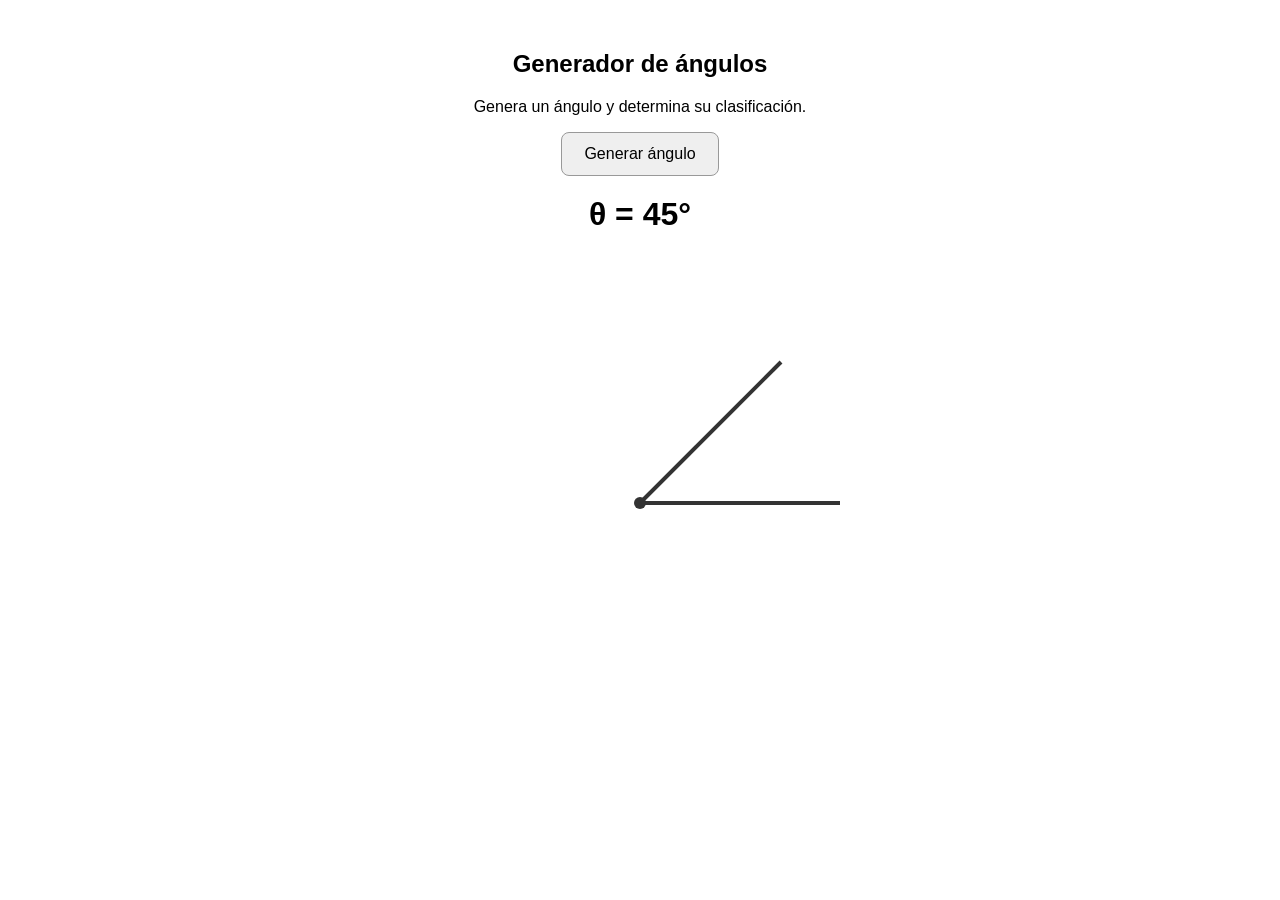
<file: Index.html>
<!DOCTYPE html>
<html lang="es">
<head>
    <meta charset="UTF-8">
    <meta name="viewport" content="width=device-width, initial-scale=1.0">

    <title>Generador de ángulos</title>

    <style>
        body {
            font-family: Arial, sans-serif;
            text-align: center;
            margin: 0;
            padding: 30px;
            background: #ffffff;
        }

        .contenedor {
            max-width: 700px;
            margin: auto;
        }

        button {
            padding: 12px 22px;
            font-size: 16px;
            cursor: pointer;
            border-radius: 8px;
            border: 1px solid #999;
        }

        #angulo {
            font-size: 32px;
            font-weight: bold;
            margin: 20px;
        }

        svg {
            width: 100%;
            max-width: 500px;
            height: 350px;
        }

        line {
            stroke: #333;
            stroke-width: 4;
        }

        circle {
            fill: #333;
        }
    </style>
</head>

<body>

<div class="contenedor">

    <h2>Generador de ángulos</h2>

    <p>
        Genera un ángulo y determina su clasificación.
    </p>

    <button id="generar">
        Generar ángulo
    </button>

    <div id="angulo">
        θ = 45°
    </div>

    <svg viewBox="0 0 500 350">

        <line
            x1="250"
            y1="250"
            x2="450"
            y2="250">
        </line>

        <line
            id="ladoMovil"
            x1="250"
            y1="250"
            x2="391"
            y2="109">
        </line>

        <circle
            cx="250"
            cy="250"
            r="6">
        </circle>

    </svg>

</div>

<script>

const boton = document.getElementById("generar");
const textoAngulo = document.getElementById("angulo");
const ladoMovil = document.getElementById("ladoMovil");

function generarAngulo() {

    const angulo = Math.floor(Math.random() * 360);

    textoAngulo.textContent = `θ = ${angulo}°`;

    const radianes = angulo * Math.PI / 180;

    const longitud = 200;

    const x = 250 + longitud * Math.cos(radianes);
    const y = 250 - longitud * Math.sin(radianes);

    ladoMovil.setAttribute("x2", x);
    ladoMovil.setAttribute("y2", y);
}

boton.addEventListener("click", generarAngulo);

</script>

</body>
</html>
</file>
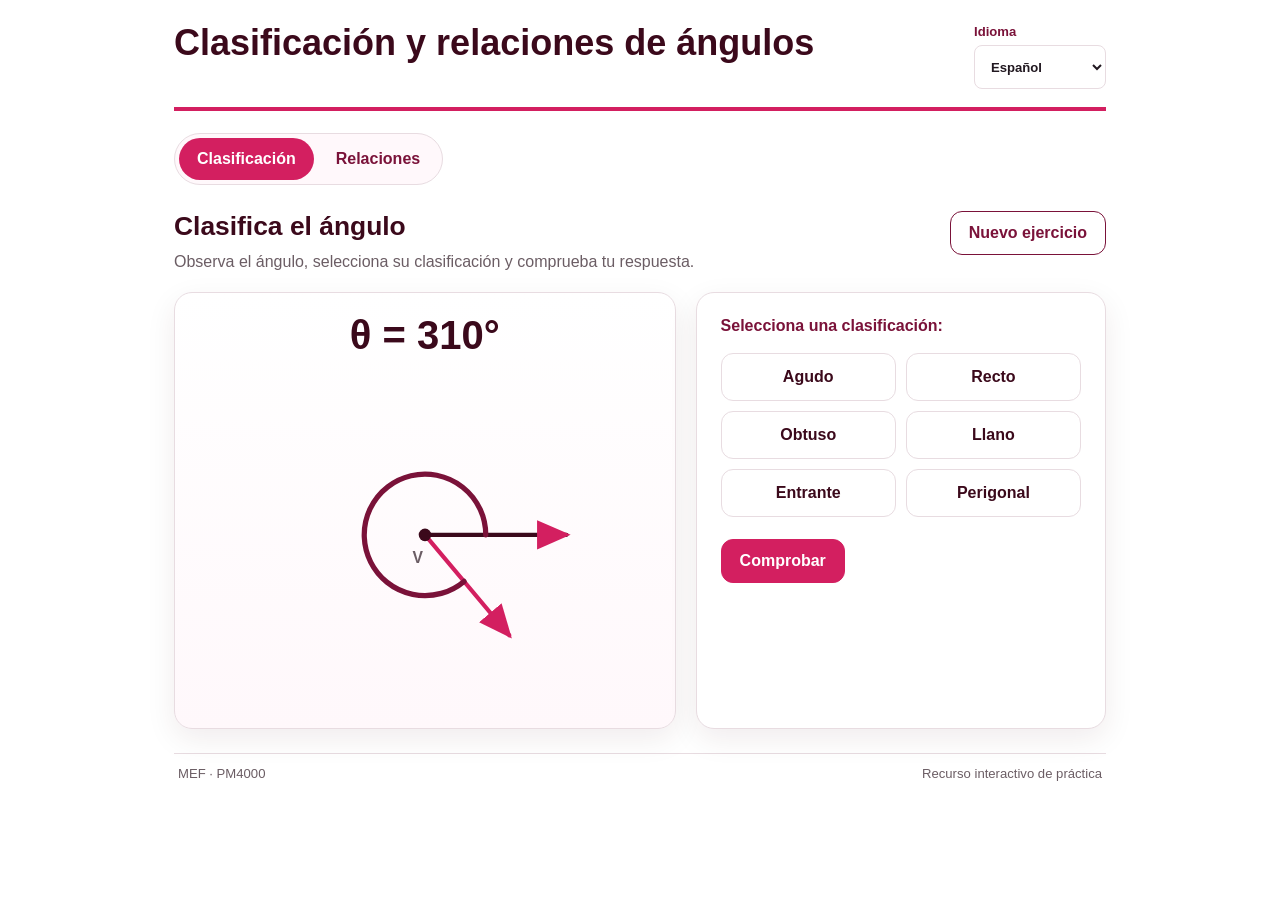
<file: modulo 1/generador_angulos/index.html>
<!DOCTYPE html>
<html lang="es">
<head>
  <meta charset="UTF-8">
  <meta name="viewport" content="width=device-width, initial-scale=1.0">
  <title>Clasificación de ángulos | PM4000</title>
  <link rel="stylesheet" href="styles.css">
</head>
<body>
  <main class="app-shell" aria-labelledby="app-title">
    <header class="app-header">
      <div>
        <h1 id="app-title" data-i18n="appTitle">Clasificación y relaciones de ángulos</h1>
      </div>

      <label class="language-control" for="language-select">
        <span data-i18n="languageLabel">Idioma</span>
        <select id="language-select" aria-label="Idioma">
          <option value="es">Español</option>
          <option value="en">English</option>
        </select>
      </label>
    </header>

    <nav class="mode-switch" aria-label="Modo de práctica">
      <button id="mode-classification" class="mode-button is-active" type="button" aria-pressed="true" data-i18n="classificationMode">
        Clasificación
      </button>
      <button id="mode-relations" class="mode-button" type="button" aria-pressed="false" data-i18n="relationsMode">
        Relaciones
      </button>
    </nav>

    <section id="classification-panel" class="practice-panel" aria-labelledby="classification-heading">
      <div class="section-heading">
        <div>
          <h2 id="classification-heading" data-i18n="classificationTitle">Clasifica el ángulo</h2>
          <p data-i18n="classificationInstruction">Observa el ángulo, selecciona su clasificación y comprueba tu respuesta.</p>
        </div>
        <button id="new-classification" class="button button-secondary" type="button" data-i18n="newExercise">Nuevo ejercicio</button>
      </div>

      <div class="workspace-grid">
        <div class="visual-card">
          <div id="angle-measure" class="angle-measure" aria-live="polite">θ = 45°</div>
          <svg id="angle-svg" class="angle-svg" viewBox="0 0 420 330" role="img" aria-labelledby="angle-svg-title angle-svg-desc">
            <title id="angle-svg-title">Ángulo generado</title>
            <desc id="angle-svg-desc">Representación gráfica del ángulo generado.</desc>
            <defs>
              <marker id="arrowhead" markerWidth="9" markerHeight="9" refX="7" refY="3.5" orient="auto" markerUnits="strokeWidth">
                <path d="M0,0 L0,7 L8,3.5 z" class="svg-arrow"></path>
              </marker>
            </defs>
            <line id="base-ray" x1="210" y1="165" x2="345" y2="165" class="svg-ray" marker-end="url(#arrowhead)"></line>
            <line id="moving-ray" x1="210" y1="165" x2="298" y2="77" class="svg-ray svg-ray-moving" marker-end="url(#arrowhead)"></line>
            <path id="angle-arc" d="" class="svg-arc"></path>
            <circle id="full-angle-circle" cx="210" cy="165" r="58" class="svg-arc full-circle" hidden></circle>
            <circle cx="210" cy="165" r="6" class="svg-vertex"></circle>
            <text x="198" y="192" class="svg-label">V</text>
          </svg>
        </div>

        <div class="question-card">
          <p class="question-label" data-i18n="chooseClassification">Selecciona una clasificación:</p>
          <div id="classification-options" class="option-grid" role="radiogroup" aria-label="Clasificación del ángulo"></div>

          <div class="action-row">
            <button id="check-classification" class="button button-primary" type="button" data-i18n="checkAnswer">Comprobar</button>
          </div>

          <div id="classification-feedback" class="feedback" aria-live="polite" hidden></div>
        </div>
      </div>
    </section>

    <section id="relations-panel" class="practice-panel" aria-labelledby="relations-heading" hidden>
      <div class="section-heading">
        <div>
          <h2 id="relations-heading" data-i18n="relationsTitle">Relaciones entre ángulos</h2>
          <p data-i18n="relationsInstruction">Encuentra el ángulo que completa la relación indicada.</p>
        </div>
        <button id="new-relation" class="button button-secondary" type="button" data-i18n="newExercise">Nuevo ejercicio</button>
      </div>

      <div class="relation-toolbar">
        <label for="relation-type" data-i18n="relationTypeLabel">Tipo de relación</label>
        <select id="relation-type">
          <option value="complementary" data-i18n="complementary">Complementarios</option>
          <option value="supplementary" data-i18n="supplementary">Suplementarios</option>
          <option value="conjugate" data-i18n="conjugate">Conjugados</option>
        </select>
      </div>

      <div class="workspace-grid">
        <div class="visual-card">
          <div id="relation-angle-measure" class="angle-measure" aria-live="polite">α = 35°</div>
          <svg id="relation-svg" class="angle-svg" viewBox="0 0 420 330" role="img" aria-labelledby="relation-svg-title relation-svg-desc">
            <title id="relation-svg-title">Ángulo de referencia</title>
            <desc id="relation-svg-desc">Representación gráfica del ángulo dado para completar la relación.</desc>
            <defs>
              <marker id="arrowhead-relation" markerWidth="9" markerHeight="9" refX="7" refY="3.5" orient="auto" markerUnits="strokeWidth">
                <path d="M0,0 L0,7 L8,3.5 z" class="svg-arrow"></path>
              </marker>
            </defs>
            <line x1="210" y1="165" x2="345" y2="165" class="svg-ray" marker-end="url(#arrowhead-relation)"></line>
            <line id="relation-moving-ray" x1="210" y1="165" x2="298" y2="77" class="svg-ray svg-ray-moving" marker-end="url(#arrowhead-relation)"></line>
            <path id="relation-angle-arc" d="" class="svg-arc"></path>
            <circle cx="210" cy="165" r="6" class="svg-vertex"></circle>
            <text x="198" y="192" class="svg-label">V</text>
          </svg>
        </div>

        <div class="question-card">
          <p id="relation-prompt" class="relation-prompt">¿Cuál es el complemento de 35°?</p>

          <label class="answer-label" for="relation-answer" data-i18n="yourAnswer">Tu respuesta</label>
          <div class="numeric-answer">
            <input id="relation-answer" type="number" inputmode="numeric" min="0" max="360" step="1" autocomplete="off">
            <span>°</span>
          </div>

          <div class="action-row">
            <button id="check-relation" class="button button-primary" type="button" data-i18n="checkAnswer">Comprobar</button>
          </div>

          <div id="relation-feedback" class="feedback" aria-live="polite" hidden></div>
        </div>
      </div>
    </section>

    <footer class="app-footer">
      <span>MEF · PM4000</span>
      <span data-i18n="footerText">Recurso interactivo de práctica</span>
    </footer>
  </main>

  <script src="app.js"></script>
</body>
</html>
</file>
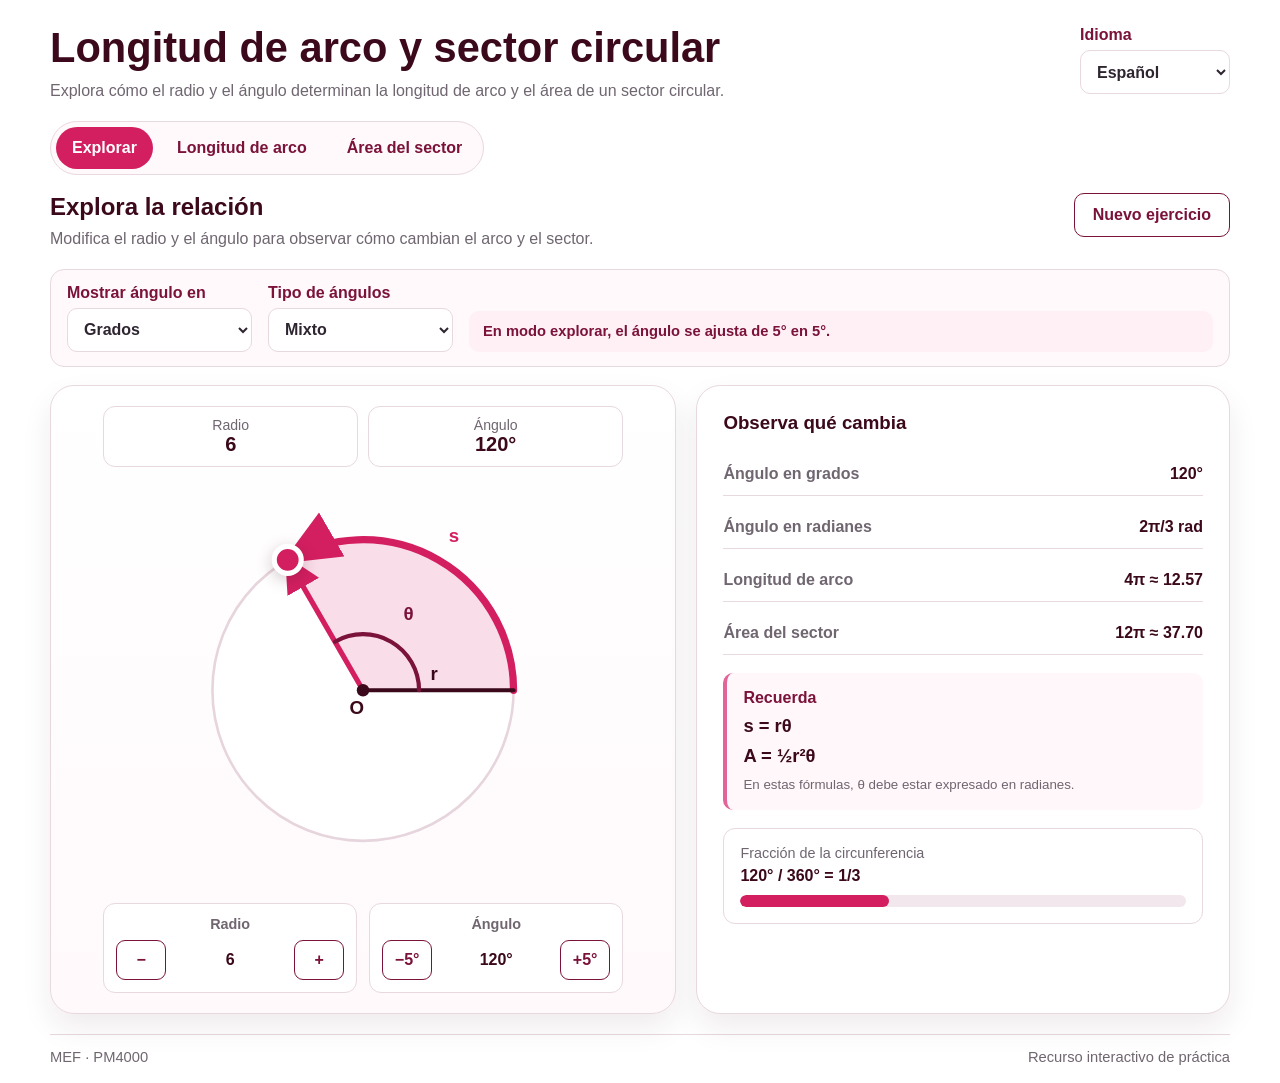
<file: Modulo_1/arco_sector/index.html>
<!DOCTYPE html>
<html lang="es">
<head>
  <meta charset="UTF-8">
  <meta name="viewport" content="width=device-width, initial-scale=1.0">
  <title>Longitud de arco y sector circular | PM4000</title>
  <link rel="stylesheet" href="styles.css">
</head>
<body>
  <main class="app-shell" aria-labelledby="app-title">

    <header class="app-header">
      <div>
        <h1 id="app-title" data-i18n="appTitle">Longitud de arco y sector circular</h1>
        <p class="app-subtitle" data-i18n="appSubtitle">
          Explora cómo el radio y el ángulo determinan la longitud de arco y el área de un sector circular.
        </p>
      </div>

      <label class="language-control" for="language-select">
        <span data-i18n="languageLabel">Idioma</span>
        <select id="language-select">
          <option value="es">Español</option>
          <option value="en">English</option>
        </select>
      </label>
    </header>

    <nav class="mode-switch" aria-label="Modo de trabajo">
      <button id="mode-explore" class="mode-button is-active" type="button" aria-pressed="true" data-i18n="modeExplore">
        Explorar
      </button>
      <button id="mode-arc" class="mode-button" type="button" aria-pressed="false" data-i18n="modeArc">
        Longitud de arco
      </button>
      <button id="mode-sector" class="mode-button" type="button" aria-pressed="false" data-i18n="modeSector">
        Área del sector
      </button>
    </nav>

    <section class="practice-panel">
      <div class="section-heading">
        <div>
          <h2 id="practice-heading">Explora la relación</h2>
          <p id="practice-instruction">
            Modifica el radio y el ángulo para observar cómo cambian el arco y el sector.
          </p>
        </div>

        <button id="new-exercise" class="button button-secondary" type="button" data-i18n="newExercise">
          Nuevo ejercicio
        </button>
      </div>

      <div class="toolbar">
        <label for="unit-select">
          <span data-i18n="unitLabel">Mostrar ángulo en</span>
          <select id="unit-select">
            <option value="deg" data-i18n="degrees">Grados</option>
            <option value="rad" data-i18n="radians">Radianes</option>
          </select>
        </label>

        <label for="angle-set-select">
          <span data-i18n="angleSetLabel">Tipo de ángulos</span>
          <select id="angle-set-select">
            <option value="mixed" data-i18n="mixedAngles">Mixto</option>
            <option value="common" data-i18n="commonAngles">Ángulos comunes</option>
            <option value="five" data-i18n="fiveAngles">Múltiplos de 5°</option>
          </select>
        </label>

        <div class="step-note" data-i18n="stepNote">
          En modo explorar, el ángulo se ajusta de 5° en 5°.
        </div>
      </div>

      <div class="workspace-grid">

        <div class="visual-card">
          <div class="visual-topline">
            <div class="metric-chip">
              <span data-i18n="radiusLabel">Radio</span>
              <strong id="radius-display">6</strong>
            </div>
            <div class="metric-chip">
              <span data-i18n="angleLabel">Ángulo</span>
              <strong id="angle-display">120°</strong>
            </div>
          </div>

          <svg id="circle-svg" class="circle-svg" viewBox="0 0 520 420" role="img" aria-labelledby="svg-title svg-desc">
            <title id="svg-title">Sector circular</title>
            <desc id="svg-desc">
              Circunferencia con un ángulo central, dos radios, un arco y el sector circular resaltado.
            </desc>

            <defs>
              <marker id="ray-arrow" markerWidth="8" markerHeight="8" refX="6" refY="3.5" orient="auto">
                <path d="M0,0 L0,7 L7,3.5 z" class="ray-arrow-shape"></path>
              </marker>
              <marker id="arc-arrow" markerWidth="9" markerHeight="9" refX="7" refY="3.5" orient="auto">
                <path d="M0,0 L0,7 L8,3.5 z" class="arc-arrow-shape"></path>
              </marker>
            </defs>

            <circle cx="260" cy="215" r="145" class="base-circle"></circle>

            <path id="sector-path" class="sector-fill" d=""></path>
            <path id="arc-path" class="arc-path" d="" marker-end="url(#arc-arrow)"></path>

            <line id="initial-radius" x1="260" y1="215" x2="405" y2="215" class="radius-line"></line>
            <line id="terminal-radius" x1="260" y1="215" x2="187.5" y2="89.4" class="terminal-radius" marker-end="url(#ray-arrow)"></line>

            <path id="angle-arc" class="angle-arc" d=""></path>

            <circle cx="260" cy="215" r="6" class="center-dot"></circle>
            <text x="247" y="238" class="center-label">O</text>

            <text id="radius-label-svg" x="325" y="205" class="diagram-label">r</text>
            <text id="arc-label-svg" x="185" y="72" class="diagram-label accent">s</text>
            <text id="theta-label-svg" x="305" y="164" class="diagram-label theta">θ</text>

            <circle id="drag-handle" cx="187.5" cy="89.4" r="13" class="drag-handle" tabindex="0"
              role="slider" aria-valuemin="5" aria-valuemax="355" aria-valuenow="120"
              aria-label="Ángulo central"></circle>
          </svg>

          <div id="explore-controls" class="explore-controls">
            <div class="control-block">
              <span class="control-label" data-i18n="radiusLabel">Radio</span>
              <div class="stepper">
                <button id="radius-minus" type="button" aria-label="Disminuir radio">−</button>
                <strong id="radius-control-value">6</strong>
                <button id="radius-plus" type="button" aria-label="Aumentar radio">+</button>
              </div>
            </div>

            <div class="control-block">
              <span class="control-label" data-i18n="angleLabel">Ángulo</span>
              <div class="stepper">
                <button id="angle-minus" type="button">−5°</button>
                <strong id="angle-control-value">120°</strong>
                <button id="angle-plus" type="button">+5°</button>
              </div>
            </div>
          </div>
        </div>

        <div class="question-card">

          <section id="explore-panel">
            <h3 data-i18n="exploreTitle">Observa qué cambia</h3>

            <dl class="data-list">
              <div>
                <dt data-i18n="degreesValue">Ángulo en grados</dt>
                <dd id="degrees-value">120°</dd>
              </div>
              <div>
                <dt data-i18n="radiansValue">Ángulo en radianes</dt>
                <dd id="radians-value">2π/3</dd>
              </div>
              <div>
                <dt data-i18n="arcLength">Longitud de arco</dt>
                <dd id="arc-value">4π ≈ 12.57</dd>
              </div>
              <div>
                <dt data-i18n="sectorArea">Área del sector</dt>
                <dd id="area-value">12π ≈ 37.70</dd>
              </div>
            </dl>

            <div class="formula-card">
              <strong data-i18n="formulaReminder">Recuerda</strong>
              <p>s = rθ</p>
              <p>A = ½r²θ</p>
              <small data-i18n="radianReminder">
                En estas fórmulas, θ debe estar expresado en radianes.
              </small>
            </div>

            <div class="fraction-card">
              <span data-i18n="circleFraction">Fracción de la circunferencia</span>
              <strong id="fraction-turn">120° / 360° = 1/3</strong>
              <div class="progress-track">
                <div id="turn-progress" class="progress-fill"></div>
              </div>
            </div>
          </section>

          <section id="practice-panel-inner" hidden>
            <h3 id="practice-question-title">Calcula la longitud de arco</h3>

            <div class="problem-data">
              <div>
                <span data-i18n="radiusLabel">Radio</span>
                <strong id="problem-radius">8</strong>
              </div>
              <div>
                <span data-i18n="angleLabel">Ángulo</span>
                <strong id="problem-angle">135°</strong>
              </div>
            </div>

            <p id="practice-question-text" class="question-label">
              Calcula la longitud del arco.
            </p>

            <div class="answer-format">
              <span data-i18n="answerFormat">Formato de respuesta</span>
              <div class="segmented-control">
                <button id="answer-exact" type="button" class="segment-button is-active" aria-pressed="true" data-i18n="exactAnswer">
                  Exacta
                </button>
                <button id="answer-decimal" type="button" class="segment-button" aria-pressed="false" data-i18n="decimalAnswer">
                  Decimal
                </button>
              </div>
            </div>

            <div id="exact-answer-area">
              <p class="answer-label" data-i18n="exactPiPrompt">
                Escribe la respuesta como múltiplo de π.
              </p>

              <div class="pi-fraction-input">
                <input id="exact-num" type="number" step="1" aria-label="Numerador">
                <span class="pi-symbol">π</span>
                <span class="fraction-divider"></span>
                <input id="exact-den" type="number" step="1" min="1" value="1" aria-label="Denominador">
              </div>

              <p class="input-help" data-i18n="exactHelp">
                Por ejemplo, para 6π escribe 6/1; para 7π/4 escribe 7/4.
              </p>
            </div>

            <div id="decimal-answer-area" hidden>
              <label class="answer-label" for="decimal-answer" data-i18n="decimalPrompt">
                Escribe una aproximación decimal.
              </label>
              <input id="decimal-answer" class="decimal-input" type="number" step="0.01" inputmode="decimal">
              <p class="input-help" data-i18n="decimalTolerance">
                Se acepta una diferencia de hasta 0.02.
              </p>
            </div>

            <div class="action-row">
              <button id="hint-button" class="button button-secondary small-margin" type="button" data-i18n="showHint">
                Mostrar pista
              </button>
              <button id="check-answer" class="button button-primary" type="button" data-i18n="checkAnswer">
                Comprobar
              </button>
            </div>

            <div id="hint-box" class="hint-box" hidden></div>
            <div id="practice-feedback" class="feedback" aria-live="polite" hidden></div>

            <div id="solution-box" class="solution-box" hidden>
              <h4 data-i18n="solutionHeading">Procedimiento</h4>
              <div id="solution-content"></div>
            </div>
          </section>

        </div>
      </div>
    </section>

    <footer class="app-footer">
      <span>MEF · PM4000</span>
      <span data-i18n="footerText">Recurso interactivo de práctica</span>
    </footer>

  </main>

  <script src="app.js"></script>
</body>
</html>
</file>
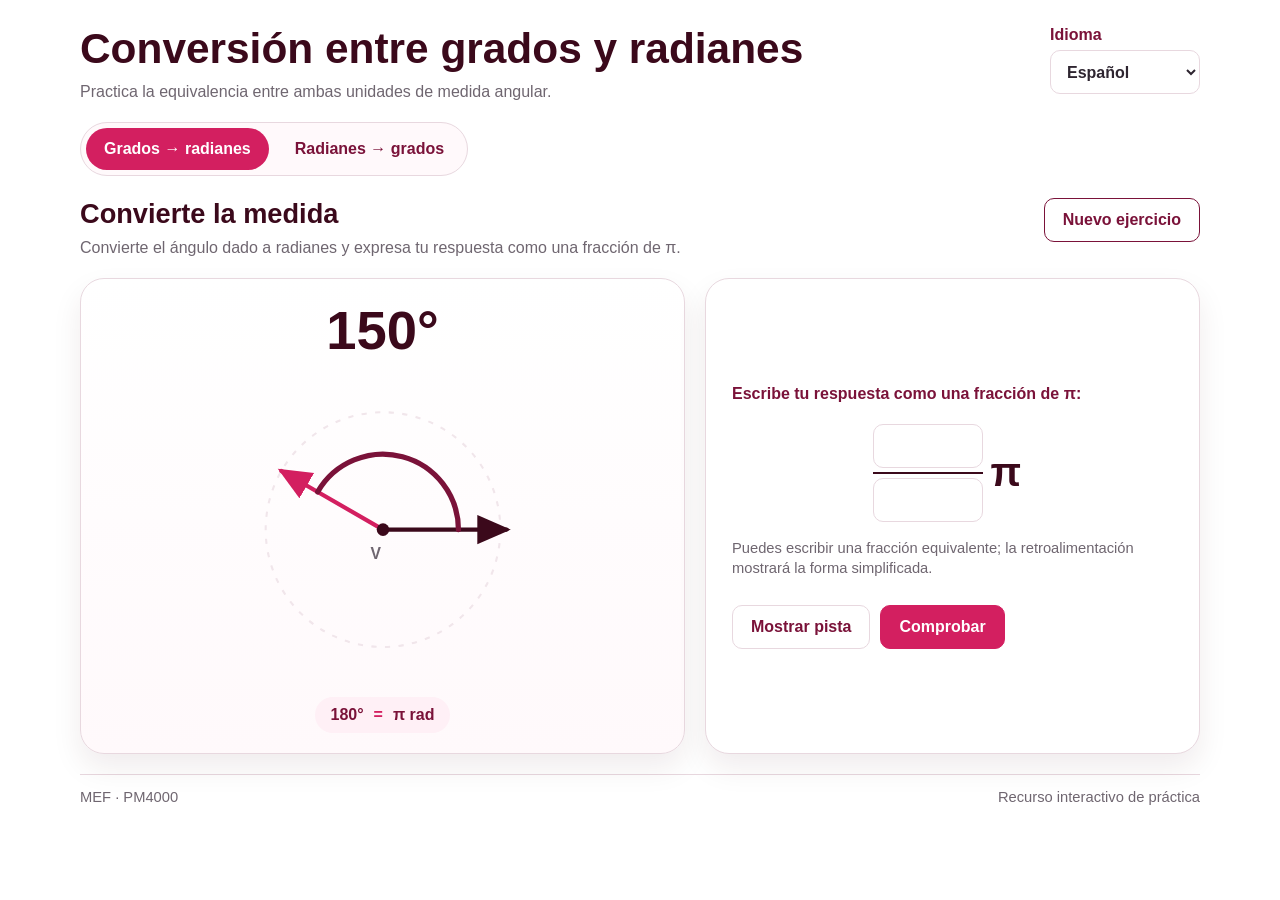
<file: modulo_1/conversion_grad_rad/index.html>
<!DOCTYPE html>
<html lang="es">
<head>
  <meta charset="UTF-8">
  <meta name="viewport" content="width=device-width, initial-scale=1.0">
  <title>Grados y radianes | PM4000</title>
  <link rel="stylesheet" href="styles.css">
</head>
<body>
  <main class="app-shell" aria-labelledby="app-title">
    <header class="app-header">
      <div>
        <h1 id="app-title" data-i18n="appTitle">Conversión entre grados y radianes</h1>
        <p class="app-subtitle" data-i18n="appSubtitle">Practica la equivalencia entre ambas unidades de medida angular.</p>
      </div>
      <label class="language-control" for="language-select">
        <span data-i18n="languageLabel">Idioma</span>
        <select id="language-select" aria-label="Idioma">
          <option value="es">Español</option>
          <option value="en">English</option>
        </select>
      </label>
    </header>

    <nav class="mode-switch" aria-label="Modo de práctica">
      <button id="mode-deg-rad" class="mode-button is-active" type="button" aria-pressed="true" data-i18n="degToRad">Grados → radianes</button>
      <button id="mode-rad-deg" class="mode-button" type="button" aria-pressed="false" data-i18n="radToDeg">Radianes → grados</button>
    </nav>

    <section class="practice-panel" aria-labelledby="practice-heading">
      <div class="section-heading">
        <div>
          <h2 id="practice-heading" data-i18n="practiceTitle">Convierte la medida</h2>
          <p id="practice-instruction">Convierte el ángulo dado a radianes y expresa tu respuesta como una fracción de π.</p>
        </div>
        <button id="new-exercise" class="button button-secondary" type="button" data-i18n="newExercise">Nuevo ejercicio</button>
      </div>

      <div class="workspace-grid">
        <div class="visual-card">
          <div id="given-measure" class="given-measure" aria-live="polite">150°</div>

          <svg id="angle-svg" class="angle-svg" viewBox="0 0 420 320" role="img" aria-labelledby="angle-svg-title angle-svg-desc">
            <title id="angle-svg-title">Representación del ángulo</title>
            <desc id="angle-svg-desc">Ángulo representado desde el eje horizontal positivo.</desc>
            <defs>
              <marker id="arrowhead-base" markerWidth="9" markerHeight="9" refX="7" refY="3.5" orient="auto" markerUnits="strokeWidth">
                <path d="M0,0 L0,7 L8,3.5 z" class="svg-arrow-base"></path>
              </marker>
              <marker id="arrowhead-moving" markerWidth="9" markerHeight="9" refX="7" refY="3.5" orient="auto" markerUnits="strokeWidth">
                <path d="M0,0 L0,7 L8,3.5 z" class="svg-arrow-moving"></path>
              </marker>
            </defs>
            <circle cx="210" cy="160" r="112" class="guide-circle"></circle>
            <line x1="210" y1="160" x2="328" y2="160" class="svg-ray" marker-end="url(#arrowhead-base)"></line>
            <line id="moving-ray" x1="210" y1="160" x2="210" y2="48" class="svg-ray svg-ray-moving" marker-end="url(#arrowhead-moving)"></line>
            <path id="angle-arc" d="" class="svg-arc"></path>
            <circle id="full-angle-circle" cx="210" cy="160" r="72" class="svg-arc full-circle" hidden></circle>
            <circle cx="210" cy="160" r="6" class="svg-vertex"></circle>
            <text x="198" y="188" class="svg-label">V</text>
          </svg>

          <div class="equivalence-chip">
            <span>180°</span><span class="equivalence-sign">=</span><span>π rad</span>
          </div>
        </div>

        <div class="question-card">
          <div id="deg-to-rad-answer" class="answer-block">
            <p class="question-label" data-i18n="answerAsPiFraction">Escribe tu respuesta como una fracción de π:</p>
            <div class="pi-fraction-input" aria-label="Fracción de pi">
              <input id="pi-numerator" type="number" inputmode="numeric" step="1" autocomplete="off" aria-label="Numerador">
              <span class="pi-symbol">π</span>
              <span class="fraction-divider"></span>
              <input id="pi-denominator" type="number" inputmode="numeric" step="1" min="1" autocomplete="off" aria-label="Denominador">
            </div>
            <p class="input-note" data-i18n="fractionNote">Puedes escribir una fracción equivalente; la retroalimentación mostrará la forma simplificada.</p>
          </div>

          <div id="rad-to-deg-answer" class="answer-block" hidden>
            <label class="question-label" for="degree-answer" data-i18n="answerInDegrees">Escribe tu respuesta en grados:</label>
            <div class="numeric-answer">
              <input id="degree-answer" type="number" inputmode="numeric" step="1" autocomplete="off">
              <span>°</span>
            </div>
          </div>

          <div class="formula-card" id="formula-card" hidden>
            <strong data-i18n="hintTitle">Pista</strong>
            <div id="formula-content" class="formula-content"></div>
          </div>

          <div class="action-row">
            <button id="toggle-hint" class="button button-ghost" type="button" data-i18n="showHint">Mostrar pista</button>
            <button id="check-answer" class="button button-primary" type="button" data-i18n="checkAnswer">Comprobar</button>
          </div>

          <div id="feedback" class="feedback" aria-live="polite" hidden></div>
        </div>
      </div>
    </section>

    <footer class="app-footer">
      <span>MEF · PM4000</span>
      <span data-i18n="footerText">Recurso interactivo de práctica</span>
    </footer>
  </main>

  <script src="app.js"></script>
</body>
</html>
</file>
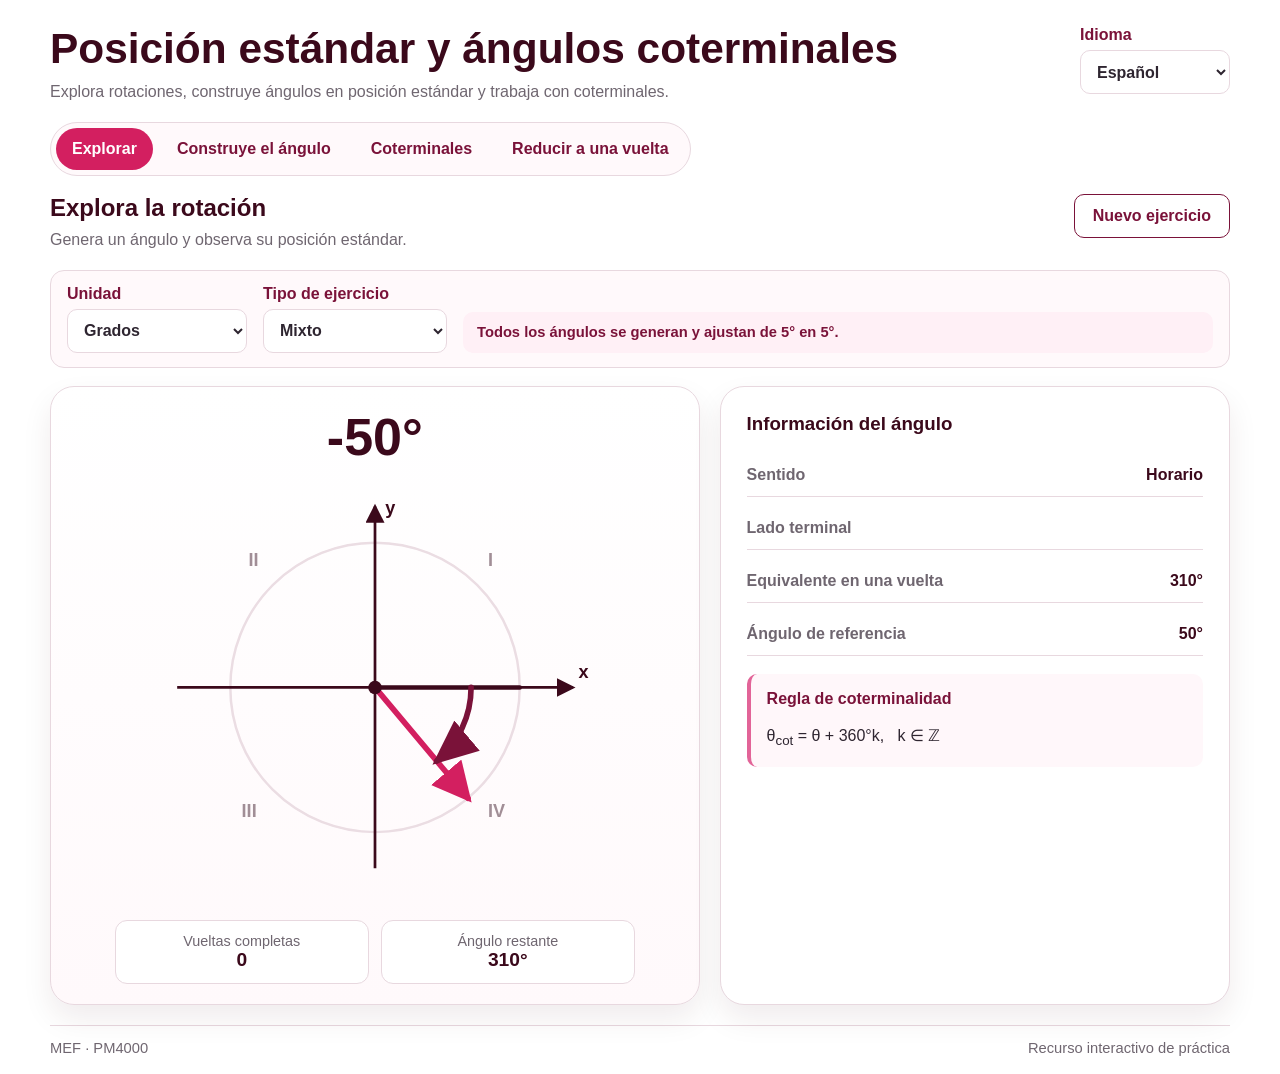
<file: Modulo_1/estandar_coterminal/index.html>
<!DOCTYPE html>
<html lang="es">
<head>
  <meta charset="UTF-8">
  <meta name="viewport" content="width=device-width, initial-scale=1.0">
  <title>Posición estándar y ángulos coterminales | PM4000</title>
  <link rel="stylesheet" href="styles.css">
</head>
<body>
  <main class="app-shell" aria-labelledby="app-title">
    <header class="app-header">
      <div>
        <h1 id="app-title" data-i18n="appTitle">Posición estándar y ángulos coterminales</h1>
        <p class="app-subtitle" data-i18n="appSubtitle">
          Explora rotaciones, construye ángulos en posición estándar y trabaja con coterminales.
        </p>
      </div>

      <label class="language-control" for="language-select">
        <span data-i18n="languageLabel">Idioma</span>
        <select id="language-select">
          <option value="es">Español</option>
          <option value="en">English</option>
        </select>
      </label>
    </header>

    <nav class="mode-switch" aria-label="Modo de práctica">
      <button id="mode-explore" class="mode-button is-active" type="button" aria-pressed="true" data-i18n="modeExplore">Explorar</button>
      <button id="mode-build" class="mode-button" type="button" aria-pressed="false" data-i18n="modeBuild">Construye el ángulo</button>
      <button id="mode-coterminal" class="mode-button" type="button" aria-pressed="false" data-i18n="modeCoterminal">Coterminales</button>
      <button id="mode-reduce" class="mode-button" type="button" aria-pressed="false" data-i18n="modeReduce">Reducir a una vuelta</button>
    </nav>

    <section class="practice-panel">
      <div class="section-heading">
        <div>
          <h2 id="practice-heading">Explora la rotación</h2>
          <p id="practice-instruction">Genera un ángulo y observa su posición estándar.</p>
        </div>

        <button id="new-exercise" class="button button-secondary" type="button" data-i18n="newExercise">
          Nuevo ejercicio
        </button>
      </div>

      <div class="toolbar">
        <label for="unit-select">
          <span data-i18n="unitLabel">Unidad</span>
          <select id="unit-select">
            <option value="deg" data-i18n="degrees">Grados</option>
            <option value="rad" data-i18n="radians">Radianes</option>
          </select>
        </label>

        <label for="difficulty-select">
          <span data-i18n="difficultyLabel">Tipo de ejercicio</span>
          <select id="difficulty-select">
            <option value="mixed" data-i18n="mixed">Mixto</option>
            <option value="standard" data-i18n="standardAngles">Una vuelta</option>
            <option value="quadrantal" data-i18n="quadrantalAngles">Cuadrantales</option>
            <option value="negative" data-i18n="negativeAngles">Negativos</option>
            <option value="multi" data-i18n="multiTurnAngles">Más de una vuelta</option>
          </select>
        </label>

        <div class="step-note">
          <span data-i18n="stepNote">Todos los ángulos se generan y ajustan de 5° en 5°.</span>
        </div>
      </div>

      <div class="workspace-grid">
        <div class="visual-card">
          <div id="given-measure" class="given-measure" aria-live="polite">210°</div>

          <svg id="angle-svg" class="angle-svg" viewBox="0 0 460 390" role="img" aria-labelledby="svg-title svg-desc">
            <title id="svg-title">Ángulo en posición estándar</title>
            <desc id="svg-desc">Plano cartesiano con circunferencia, lado inicial y lado terminal.</desc>

            <defs>
              <marker id="axis-arrow" markerWidth="8" markerHeight="8" refX="6" refY="3.5" orient="auto">
                <path d="M0,0 L0,7 L7,3.5 z" class="axis-arrow-shape"></path>
              </marker>

              <marker id="ray-arrow" markerWidth="8" markerHeight="8" refX="6" refY="3.5" orient="auto">
                <path d="M0,0 L0,7 L7,3.5 z" class="ray-arrow-shape"></path>
              </marker>

              <marker id="arc-arrow" markerWidth="9" markerHeight="9" refX="7" refY="3.5" orient="auto">
                <path d="M0,0 L0,7 L8,3.5 z" class="arc-arrow-shape"></path>
              </marker>
            </defs>

            <circle cx="230" cy="195" r="128" class="guide-circle"></circle>

            <line x1="55" y1="195" x2="405" y2="195" class="axis-line" marker-end="url(#axis-arrow)"></line>
            <line x1="230" y1="355" x2="230" y2="35" class="axis-line" marker-end="url(#axis-arrow)"></line>

            <text x="410" y="187" class="axis-label">x</text>
            <text x="239" y="42" class="axis-label">y</text>

            <text x="330" y="88" class="quadrant-label">I</text>
            <text x="118" y="88" class="quadrant-label">II</text>
            <text x="112" y="310" class="quadrant-label">III</text>
            <text x="330" y="310" class="quadrant-label">IV</text>

            <line id="initial-ray" x1="230" y1="195" x2="358" y2="195" class="initial-ray"></line>
            <line id="terminal-ray" x1="230" y1="195" x2="140" y2="285" class="terminal-ray" marker-end="url(#ray-arrow)"></line>

            <path id="rotation-path" d="" class="rotation-path" marker-end="url(#arc-arrow)"></path>
            <circle id="full-turn-circle" cx="230" cy="195" r="85" class="rotation-path full-turn-circle" hidden></circle>

            <circle cx="230" cy="195" r="6" class="vertex"></circle>

            <circle id="drag-handle" cx="358" cy="195" r="13" class="drag-handle" hidden tabindex="0" role="slider"
              aria-valuemin="0" aria-valuemax="355" aria-valuenow="0" aria-label="Posición del lado terminal"></circle>
          </svg>

          <div id="build-controls" class="build-controls" hidden>
            <button id="minus-five" class="mini-button" type="button">−5°</button>
            <div class="placed-angle">
              <span data-i18n="yourPosition">Tu posición</span>
              <strong id="placed-measure">0°</strong>
            </div>
            <button id="plus-five" class="mini-button" type="button">+5°</button>
          </div>

          <div id="turns-summary" class="turns-summary">
            <div>
              <span data-i18n="fullTurns">Vueltas completas</span>
              <strong id="turn-count">0</strong>
            </div>
            <div>
              <span data-i18n="residualAngle">Ángulo restante</span>
              <strong id="residual-angle">210°</strong>
            </div>
          </div>
        </div>

        <div class="question-card">
          <section id="explore-panel">
            <h3 data-i18n="exploreTitle">Información del ángulo</h3>

            <dl class="data-list">
              <div>
                <dt data-i18n="direction">Sentido</dt>
                <dd id="explore-direction"></dd>
              </div>
              <div>
                <dt data-i18n="terminalLocation">Lado terminal</dt>
                <dd id="explore-location"></dd>
              </div>
              <div>
                <dt data-i18n="equivalentOneTurn">Equivalente en una vuelta</dt>
                <dd id="explore-reduced"></dd>
              </div>
              <div>
                <dt data-i18n="referenceAngle">Ángulo de referencia</dt>
                <dd id="explore-reference"></dd>
              </div>
            </dl>

            <div class="formula-card">
              <strong data-i18n="coterminalRule">Regla de coterminalidad</strong>
              <p id="coterminal-rule"></p>
            </div>
          </section>

          <section id="build-panel" hidden>
            <h3 data-i18n="buildTitle">Construye el ángulo</h3>
            <p class="question-label" data-i18n="buildPrompt">
              Arrastra el punto rosa para colocar el lado terminal en la posición correcta.
            </p>

            <div class="build-help">
              <p data-i18n="buildHelp">
                El lado inicial permanece sobre el eje x positivo. El movimiento se ajusta automáticamente cada 5°.
              </p>
            </div>

            <button id="check-build" class="button button-primary" type="button" data-i18n="checkAnswer">Comprobar</button>
            <div id="build-feedback" class="feedback" aria-live="polite" hidden></div>
          </section>

          <section id="coterminal-panel" hidden>
            <h3 data-i18n="coterminalTitle">Genera ángulos coterminales</h3>
            <p data-i18n="coterminalInstruction">
              Escribe un ángulo coterminal positivo y uno negativo.
            </p>

            <div id="coterminal-deg-inputs">
              <label class="answer-label" for="positive-coterminal-deg" data-i18n="positiveCoterminal">Coterminal positivo</label>
              <div class="numeric-answer">
                <input id="positive-coterminal-deg" type="number" step="5">
                <span>°</span>
              </div>

              <label class="answer-label" for="negative-coterminal-deg" data-i18n="negativeCoterminal">Coterminal negativo</label>
              <div class="numeric-answer">
                <input id="negative-coterminal-deg" type="number" step="5">
                <span>°</span>
              </div>
            </div>

            <div id="coterminal-rad-inputs" hidden>
              <p class="answer-label" data-i18n="positiveCoterminal">Coterminal positivo</p>
              <div class="pi-fraction-input">
                <input id="positive-rad-num" type="number" step="1" aria-label="Numerador positivo">
                <span class="pi-symbol">π</span>
                <span class="fraction-divider"></span>
                <input id="positive-rad-den" type="number" step="1" aria-label="Denominador positivo">
              </div>

              <p class="answer-label" data-i18n="negativeCoterminal">Coterminal negativo</p>
              <div class="pi-fraction-input">
                <input id="negative-rad-num" type="number" step="1" aria-label="Numerador negativo">
                <span class="pi-symbol">π</span>
                <span class="fraction-divider"></span>
                <input id="negative-rad-den" type="number" step="1" aria-label="Denominador negativo">
              </div>
            </div>

            <button id="check-coterminal" class="button button-primary" type="button" data-i18n="checkAnswer">Comprobar</button>
            <div id="coterminal-feedback" class="feedback" aria-live="polite" hidden></div>
          </section>

          <section id="reduce-panel" hidden>
            <h3 data-i18n="reduceTitle">Reduce a una vuelta</h3>
            <p data-i18n="reduceInstruction">
              Encuentra el ángulo coterminal en el intervalo de una vuelta.
            </p>

            <div id="reduce-deg-input">
              <div class="numeric-answer">
                <input id="reduced-deg" type="number" step="5">
                <span>°</span>
              </div>
            </div>

            <div id="reduce-rad-input" hidden>
              <div class="pi-fraction-input">
                <input id="reduced-rad-num" type="number" step="1" aria-label="Numerador">
                <span class="pi-symbol">π</span>
                <span class="fraction-divider"></span>
                <input id="reduced-rad-den" type="number" step="1" aria-label="Denominador">
              </div>
            </div>

            <button id="check-reduce" class="button button-primary" type="button" data-i18n="checkAnswer">Comprobar</button>
            <div id="reduce-feedback" class="feedback" aria-live="polite" hidden></div>
          </section>
        </div>
      </div>
    </section>

    <footer class="app-footer">
      <span>MEF · PM4000</span>
      <span data-i18n="footerText">Recurso interactivo de práctica</span>
    </footer>
  </main>

  <script src="app.js"></script>
</body>
</html>
</file>
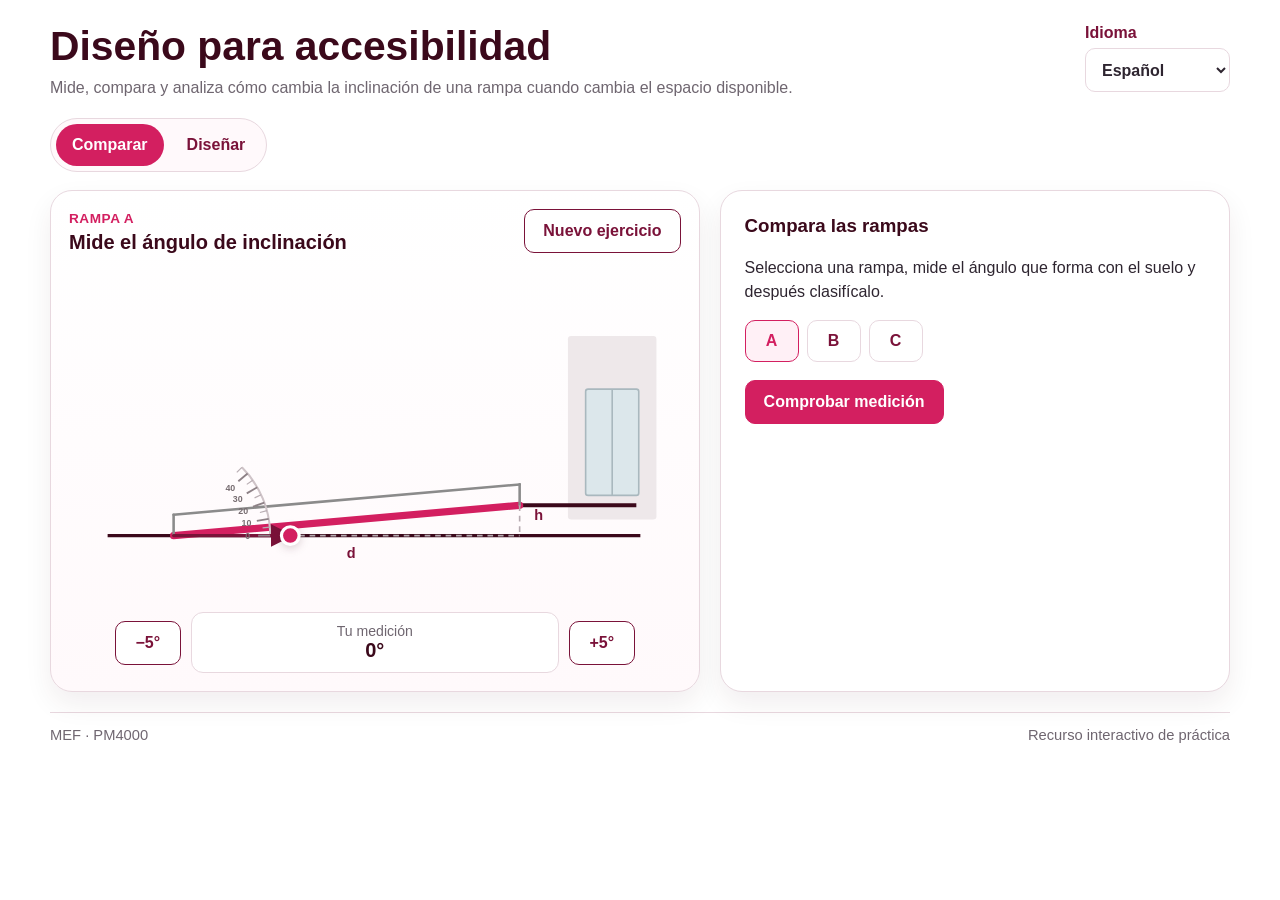
<file: Modulo_1/rampas_accesibilidad/index.html>
<!DOCTYPE html>
<html lang="es">
<head>
  <meta charset="UTF-8">
  <meta name="viewport" content="width=device-width, initial-scale=1.0">
  <title>Diseño para accesibilidad | PM4000</title>
  <link rel="stylesheet" href="styles.css">
</head>
<body>
<main class="app-shell" aria-labelledby="app-title">
  <header class="app-header">
    <div>
      <h1 id="app-title" data-i18n="appTitle">Diseño para accesibilidad</h1>
      <p class="app-subtitle" data-i18n="appSubtitle">Mide, compara y analiza cómo cambia la inclinación de una rampa cuando cambia el espacio disponible.</p>
    </div>
    <label class="language-control" for="language-select">
      <span data-i18n="languageLabel">Idioma</span>
      <select id="language-select"><option value="es">Español</option><option value="en">English</option></select>
    </label>
  </header>

  <nav class="mode-switch" aria-label="Modo de trabajo">
    <button id="mode-compare" class="mode-button is-active" type="button" aria-pressed="true" data-i18n="modeCompare">Comparar</button>
    <button id="mode-design" class="mode-button" type="button" aria-pressed="false" data-i18n="modeDesign">Diseñar</button>
  </nav>

  <section class="workspace">
    <div class="visual-column">
      <div class="visual-heading">
        <div><span id="context-kicker" class="kicker">Rampa A</span><h2 id="context-title">Mide el ángulo de inclinación</h2></div>
        <button id="new-task" type="button" class="button button-secondary" data-i18n="newTask">Nuevo ejercicio</button>
      </div>

      <svg id="ramp-svg" class="ramp-svg" viewBox="0 0 760 430" role="img" aria-labelledby="svg-title svg-desc">
        <title id="svg-title">Diagrama lateral de una rampa</title>
        <desc id="svg-desc">Una rampa conecta el nivel del suelo con una entrada elevada y contiene una herramienta para medir el ángulo con el suelo.</desc>
        <defs>
          <marker id="measure-arrow" markerWidth="8" markerHeight="8" refX="6" refY="3.5" orient="auto"><path d="M0,0 L0,7 L7,3.5 z" class="measure-arrow-shape"></path></marker>
        </defs>
        <rect x="0" y="0" width="760" height="430" class="svg-bg"></rect>
        <rect x="620" y="92" width="110" height="228" rx="4" class="building"></rect>
        <rect x="642" y="158" width="66" height="132" rx="3" class="door"></rect>
        <line x1="675" y1="158" x2="675" y2="290" class="door-line"></line>
        <line x1="48" y1="340" x2="710" y2="340" class="ground-line"></line>
        <line id="platform-line" x1="520" y1="230" x2="705" y2="230" class="platform-line"></line>
        <line id="ramp-line" x1="170" y1="340" x2="560" y2="230" class="ramp-line"></line>
        <line id="ramp-rail" x1="170" y1="314" x2="560" y2="204" class="rail-line"></line>
        <line id="rail-start" x1="170" y1="314" x2="170" y2="340" class="rail-line"></line>
        <line id="rail-end" x1="560" y1="204" x2="560" y2="230" class="rail-line"></line>
        <line id="height-guide" x1="560" y1="230" x2="560" y2="340" class="guide-line"></line>
        <line id="run-guide" x1="170" y1="340" x2="560" y2="340" class="guide-line"></line>
        <text id="height-text" x="580" y="292" class="diagram-text">h</text>
        <text id="run-text" x="350" y="366" class="diagram-text">d</text>
        <g id="protractor-group">
          <path id="protractor-arc" d="" class="protractor-arc"></path>
          <line id="measure-ray" x1="170" y1="340" x2="315" y2="340" class="measure-ray" marker-end="url(#measure-arrow)"></line>
          <circle id="measure-knob" cx="315" cy="340" r="11" class="measure-knob" tabindex="0" role="slider" aria-valuemin="0" aria-valuemax="45" aria-valuenow="0" aria-label="Ángulo medido"></circle>
        </g>
        <g id="angle-ticks"></g>
      </svg>

      <div id="measure-controls" class="measure-controls">
        <button id="measure-minus" class="mini-button" type="button">−5°</button>
        <div class="measure-readout"><span data-i18n="yourMeasurement">Tu medición</span><strong id="measure-value">0°</strong></div>
        <button id="measure-plus" class="mini-button" type="button">+5°</button>
      </div>
    </div>

    <div class="interaction-column">
      <section id="compare-panel">
        <h3 data-i18n="compareTitle">Compara las rampas</h3>
        <p data-i18n="compareIntro">Selecciona una rampa, mide el ángulo que forma con el suelo y clasifícalo.</p>
        <div class="ramp-selector" role="group" aria-label="Rampa">
          <button type="button" class="ramp-choice is-active" data-ramp="A">A</button>
          <button type="button" class="ramp-choice" data-ramp="B">B</button>
          <button type="button" class="ramp-choice" data-ramp="C">C</button>
        </div>
        <button id="check-measurement" class="button button-primary" type="button" data-i18n="checkMeasurement">Comprobar medición</button>
        <div id="measurement-feedback" class="feedback" hidden aria-live="polite"></div>
        <div id="classification-area" hidden>
          <p class="question-label" data-i18n="classifyPrompt">Ahora clasifica el ángulo:</p>
          <div class="classification-options">
            <label><input type="radio" name="classification" value="acute"> <span data-i18n="acute">Agudo</span></label>
            <label><input type="radio" name="classification" value="right"> <span data-i18n="right">Recto</span></label>
            <label><input type="radio" name="classification" value="obtuse"> <span data-i18n="obtuse">Obtuso</span></label>
            <label><input type="radio" name="classification" value="straight"> <span data-i18n="straight">Llano</span></label>
          </div>
          <button id="check-classification" class="button button-secondary" type="button" data-i18n="checkClassification">Comprobar clasificación</button>
          <div id="classification-feedback" class="feedback" hidden aria-live="polite"></div>
        </div>
        <p id="compare-note" class="reflection-note" hidden data-i18n="compareNote">Registra este resultado en tu actividad de Canvas y continúa con otra rampa.</p>
      </section>

      <section id="design-panel" hidden>
        <h3 data-i18n="designTitle">Experimenta con el espacio disponible</h3>
        <p data-i18n="designIntro">Mantén fija la altura y cambia el espacio horizontal. Después mide la inclinación resultante.</p>
        <label class="field-label" for="height-select"><span data-i18n="height">Altura</span><select id="height-select"><option value="0.40">0.40 m</option><option value="0.60" selected>0.60 m</option><option value="0.80">0.80 m</option><option value="1.00">1.00 m</option></select></label>
        <div class="space-picker"><span class="field-label-text" data-i18n="horizontalSpace">Espacio horizontal disponible</span><div id="space-buttons" class="space-buttons"></div></div>
        <button id="check-design-measurement" class="button button-primary" type="button" data-i18n="checkMeasurement">Comprobar medición</button>
        <div id="design-feedback" class="feedback" hidden aria-live="polite"></div>
        <p id="design-note" class="reflection-note" hidden data-i18n="designNote">Registra en Canvas la altura, el espacio horizontal y el ángulo obtenido. Después prueba otra configuración.</p>
      </section>
    </div>
  </section>

  <footer class="app-footer"><span>MEF · PM4000</span><span data-i18n="footerText">Recurso interactivo de práctica</span></footer>
</main>
<script src="app.js"></script>
</body>
</html>
</file>
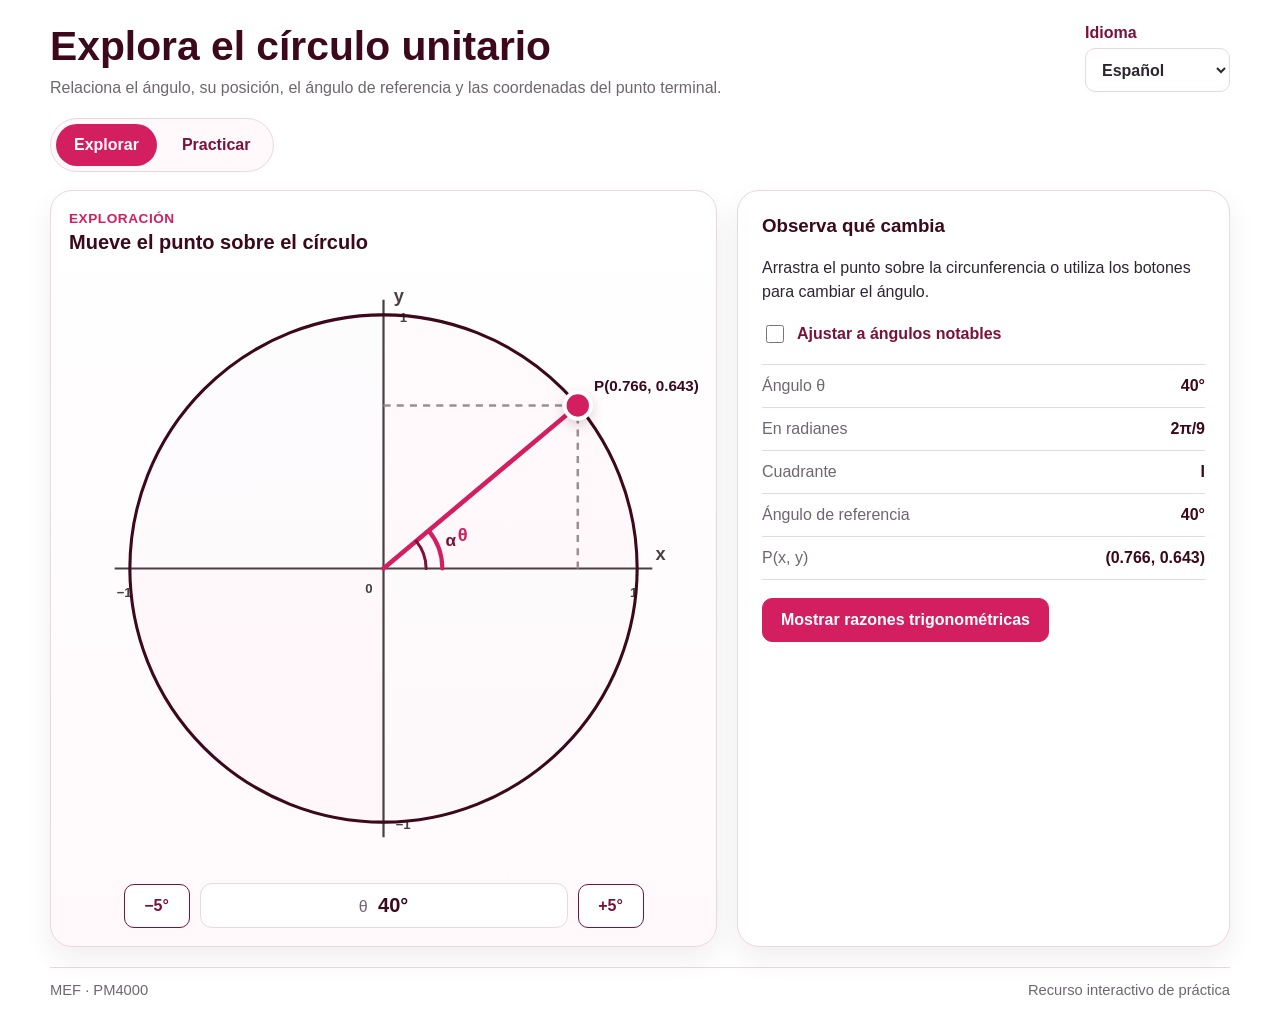
<file: Modulo_2/circulo_unitario_referencia/index.html>
<!DOCTYPE html>
<html lang="es">
<head>
  <meta charset="UTF-8">
  <meta name="viewport" content="width=device-width, initial-scale=1.0">
  <title>Explora el círculo unitario | PM4000</title>
  <link rel="stylesheet" href="styles.css">
</head>
<body>
  <main class="app-shell" aria-labelledby="app-title">

    <header class="app-header">
      <div>
        <h1 id="app-title" data-i18n="appTitle">Explora el círculo unitario</h1>
        <p class="app-subtitle" data-i18n="appSubtitle">
          Relaciona el ángulo, su posición, el ángulo de referencia y las coordenadas del punto terminal.
        </p>
      </div>

      <label class="language-control" for="language-select">
        <span data-i18n="languageLabel">Idioma</span>
        <select id="language-select">
          <option value="es">Español</option>
          <option value="en">English</option>
        </select>
      </label>
    </header>

    <nav class="mode-switch" aria-label="Modo de trabajo">
      <button id="mode-explore" class="mode-button is-active" type="button" aria-pressed="true" data-i18n="modeExplore">
        Explorar
      </button>
      <button id="mode-practice" class="mode-button" type="button" aria-pressed="false" data-i18n="modePractice">
        Practicar
      </button>
    </nav>

    <section class="workspace">

      <div class="visual-column">
        <div class="visual-heading">
          <div>
            <span id="context-kicker" class="kicker" data-i18n="exploreKicker">Exploración</span>
            <h2 id="context-title" data-i18n="exploreTitle">Mueve el punto sobre el círculo</h2>
          </div>

          <button id="new-task" type="button" class="button button-secondary" hidden data-i18n="newTask">
            Nuevo ejercicio
          </button>
        </div>

        <svg id="unit-circle-svg"
             class="unit-circle-svg"
             viewBox="0 0 620 620"
             role="img"
             aria-labelledby="svg-title svg-desc">

          <title id="svg-title">Círculo unitario con punto terminal</title>
          <desc id="svg-desc">
            Un círculo unitario centrado en el origen. Un punto móvil sobre la circunferencia define un ángulo en posición estándar.
          </desc>

          <rect x="0" y="0" width="620" height="620" class="svg-bg"></rect>

          <!-- Quadrant shading -->
          <path d="M310,310 L310,60 A250,250 0 0 1 560,310 Z" class="quad-fill q1"></path>
          <path d="M310,310 L60,310 A250,250 0 0 1 310,60 Z" class="quad-fill q2"></path>
          <path d="M310,310 L310,560 A250,250 0 0 1 60,310 Z" class="quad-fill q3"></path>
          <path d="M310,310 L560,310 A250,250 0 0 1 310,560 Z" class="quad-fill q4"></path>

          <!-- Axes -->
          <line x1="45" y1="310" x2="575" y2="310" class="axis-line"></line>
          <line x1="310" y1="575" x2="310" y2="45" class="axis-line"></line>

          <text x="578" y="302" class="axis-label">x</text>
          <text x="320" y="47" class="axis-label">y</text>

          <!-- Tick marks -->
          <g id="axis-ticks">
            <line x1="560" y1="303" x2="560" y2="317" class="axis-tick"></line>
            <line x1="60" y1="303" x2="60" y2="317" class="axis-tick"></line>
            <line x1="303" y1="60" x2="317" y2="60" class="axis-tick"></line>
            <line x1="303" y1="560" x2="317" y2="560" class="axis-tick"></line>

            <text x="553" y="338" class="tick-label">1</text>
            <text x="47" y="338" class="tick-label">−1</text>
            <text x="326" y="67" class="tick-label">1</text>
            <text x="322" y="567" class="tick-label">−1</text>
            <text x="292" y="334" class="tick-label">0</text>
          </g>

          <!-- Circle -->
          <circle cx="310" cy="310" r="250" class="unit-circle"></circle>

          <!-- Main angle arc -->
          <path id="theta-arc" d="" class="theta-arc"></path>

          <!-- Radius -->
          <line id="radius-line" x1="310" y1="310" x2="560" y2="310" class="radius-line"></line>

          <!-- Reference triangle -->
          <g id="reference-triangle">
            <line id="horizontal-leg" x1="310" y1="310" x2="560" y2="310" class="triangle-leg"></line>
            <line id="vertical-leg" x1="560" y1="310" x2="560" y2="310" class="triangle-leg"></line>
          </g>

          <!-- Reference angle arc -->
          <path id="reference-arc" d="" class="reference-arc"></path>

          <!-- Point -->
          <circle id="terminal-point"
                  cx="560"
                  cy="310"
                  r="13"
                  class="terminal-point"
                  tabindex="0"
                  role="slider"
                  aria-valuemin="0"
                  aria-valuemax="360"
                  aria-valuenow="0"
                  aria-label="Ángulo">
          </circle>

          <text id="point-label" x="575" y="292" class="point-label">P(1, 0)</text>
          <text id="theta-label" x="380" y="292" class="theta-label">θ</text>
          <text id="alpha-label" x="520" y="300" class="alpha-label">α</text>
        </svg>

        <div class="angle-controls" id="angle-controls">
          <button id="angle-minus" class="mini-button" type="button">−5°</button>

          <div class="angle-readout">
            <span>θ</span>
            <strong id="angle-value">0°</strong>
          </div>

          <button id="angle-plus" class="mini-button" type="button">+5°</button>
        </div>
      </div>

      <div class="interaction-column">

        <!-- EXPLORE -->
        <section id="explore-panel">

          <h3 data-i18n="explorePanelTitle">Observa qué cambia</h3>

          <p data-i18n="exploreIntro">
            Arrastra el punto sobre la circunferencia o utiliza los botones para cambiar el ángulo.
          </p>

          <label class="toggle-row">
            <input id="snap-notable" type="checkbox">
            <span data-i18n="snapNotable">Ajustar a ángulos notables</span>
          </label>

          <div class="data-list">

            <div class="data-row">
              <span data-i18n="angleTheta">Ángulo θ</span>
              <strong id="theta-display">0°</strong>
            </div>

            <div class="data-row">
              <span data-i18n="angleRadians">En radianes</span>
              <strong id="radian-display">0</strong>
            </div>

            <div class="data-row">
              <span data-i18n="quadrant">Cuadrante</span>
              <strong id="quadrant-display">—</strong>
            </div>

            <div class="data-row">
              <span data-i18n="referenceAngle">Ángulo de referencia</span>
              <strong id="reference-display">—</strong>
            </div>

            <div class="data-row">
              <span>P(x, y)</span>
              <strong id="coordinate-display">(1, 0)</strong>
            </div>

          </div>

          <button id="toggle-trig"
                  class="button button-primary"
                  type="button"
                  data-i18n="showTrig">
            Mostrar razones trigonométricas
          </button>

          <div id="trig-panel" class="trig-panel" hidden>

            <p class="trig-intro" data-i18n="trigIntro">
              En el círculo unitario, el radio vale 1. Por eso las coordenadas del punto terminal coinciden con coseno y seno.
            </p>

            <div class="formula-line">
              <span>cos θ</span>
              <strong id="cos-display">= 1</strong>
            </div>

            <div class="formula-line">
              <span>sen θ</span>
              <strong id="sin-display">= 0</strong>
            </div>

            <div class="formula-line">
              <span>tan θ</span>
              <strong id="tan-display">= 0</strong>
            </div>

            <p id="sign-note" class="reflection-note"></p>

          </div>

        </section>


        <!-- PRACTICE -->
        <section id="practice-panel" hidden>

          <h3 data-i18n="practiceTitle">Analiza el ángulo</h3>

          <p data-i18n="practiceIntro">
            Para el ángulo mostrado, identifica el cuadrante, el ángulo de referencia y los signos de seno, coseno y tangente.
          </p>

          <div class="practice-angle-card">
            <span>θ =</span>
            <strong id="practice-angle">140°</strong>
          </div>

          <label class="field-label" for="quadrant-answer">
            <span data-i18n="quadrantQuestion">¿En qué cuadrante está?</span>
            <select id="quadrant-answer">
              <option value="">—</option>
              <option value="I">I</option>
              <option value="II">II</option>
              <option value="III">III</option>
              <option value="IV">IV</option>
            </select>
          </label>

          <label class="field-label" for="reference-answer">
            <span data-i18n="referenceQuestion">¿Cuál es su ángulo de referencia?</span>
            <div class="inline-input">
              <input id="reference-answer" type="number" min="1" max="89" step="1">
              <span>°</span>
            </div>
          </label>

          <p class="question-label" data-i18n="signQuestion">
            Indica el signo de cada razón:
          </p>

          <div class="sign-grid">

            <div class="sign-row">
              <span>sen θ</span>
              <div>
                <label><input type="radio" name="sin-sign" value="+"> +</label>
                <label><input type="radio" name="sin-sign" value="-"> −</label>
              </div>
            </div>

            <div class="sign-row">
              <span>cos θ</span>
              <div>
                <label><input type="radio" name="cos-sign" value="+"> +</label>
                <label><input type="radio" name="cos-sign" value="-"> −</label>
              </div>
            </div>

            <div class="sign-row">
              <span>tan θ</span>
              <div>
                <label><input type="radio" name="tan-sign" value="+"> +</label>
                <label><input type="radio" name="tan-sign" value="-"> −</label>
              </div>
            </div>

          </div>

          <button id="check-practice"
                  class="button button-primary"
                  type="button"
                  data-i18n="checkAnswer">
            Comprobar
          </button>

          <div id="practice-feedback"
               class="feedback"
               hidden
               aria-live="polite">
          </div>

        </section>

      </div>

    </section>

    <footer class="app-footer">
      <span>MEF · PM4000</span>
      <span data-i18n="footerText">Recurso interactivo de práctica</span>
    </footer>

  </main>

  <script src="app.js"></script>
</body>
</html>
</file>
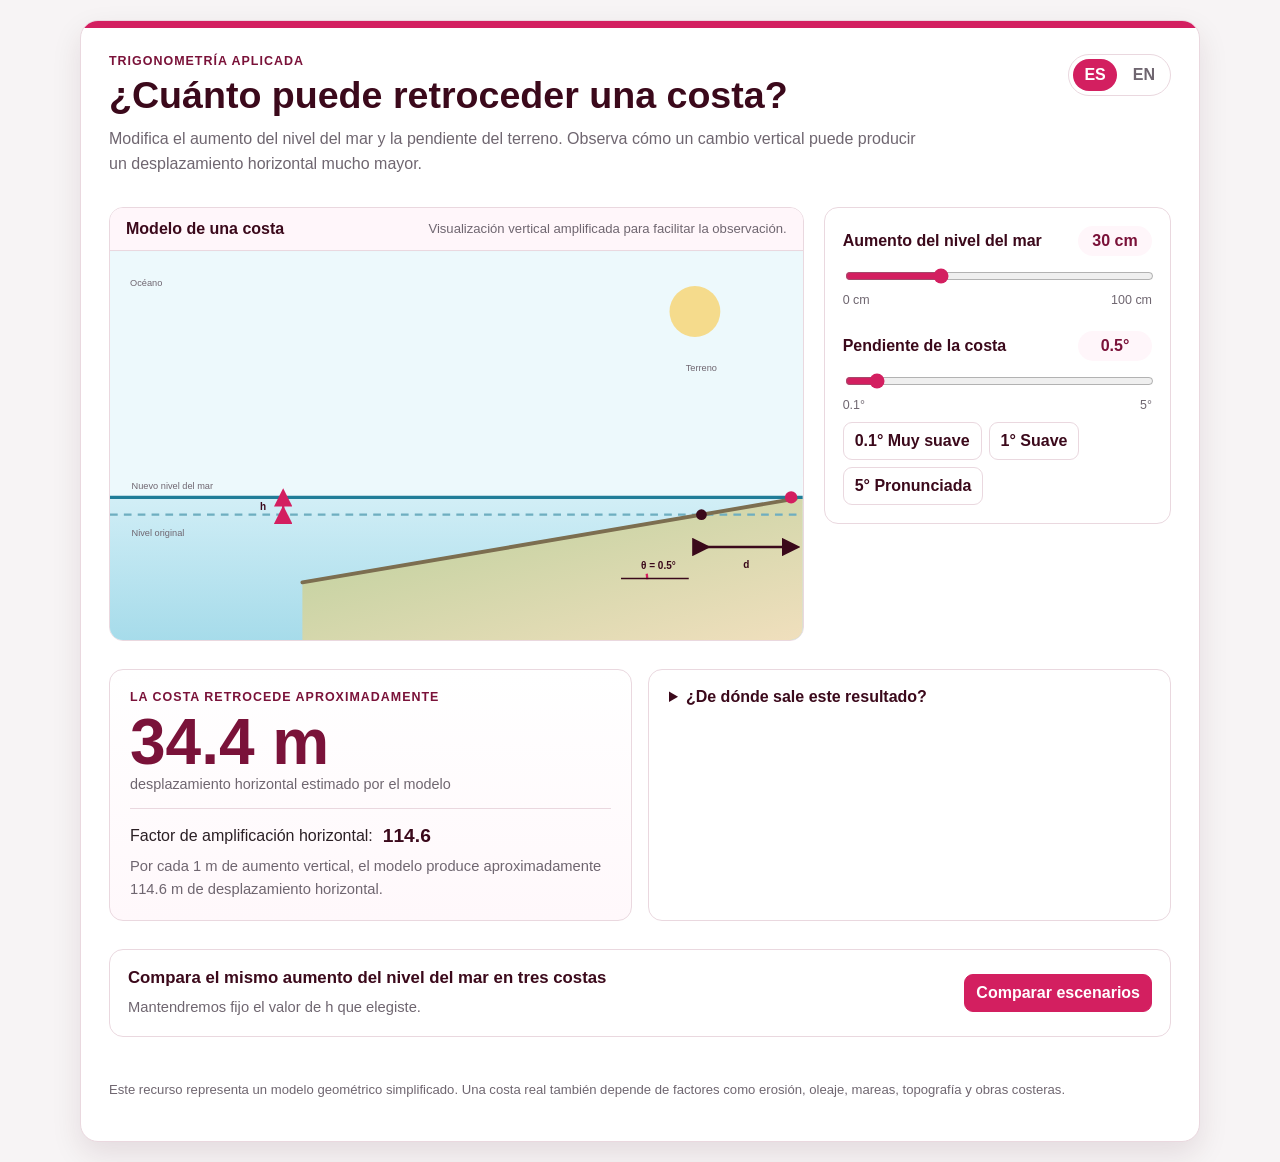
<file: Modulo_2/costa_trigonometria/index.html>
<!DOCTYPE html>
<html lang="es">
<head>
  <meta charset="UTF-8" />
  <meta name="viewport" content="width=device-width, initial-scale=1.0" />
  <title data-i18n="pageTitle">¿Cuánto puede retroceder una costa?</title>
  <link rel="stylesheet" href="styles.css" />
</head>
<body>
  <main class="app">
    <div class="topbar"></div>

    <header class="app-header">
      <div class="header-copy">
        <p class="eyebrow" data-i18n="eyebrow">Trigonometría aplicada</p>
        <h1 data-i18n="title">¿Cuánto puede retroceder una costa?</h1>
        <p class="subtitle" data-i18n="subtitle">
          Modifica el aumento del nivel del mar y la pendiente del terreno.
          Observa cómo un cambio vertical puede producir un desplazamiento horizontal mucho mayor.
        </p>
      </div>

      <div class="language-switch" role="group" aria-label="Idioma / Language">
        <button id="langEs" type="button" class="lang-btn active" data-lang="es">ES</button>
        <button id="langEn" type="button" class="lang-btn" data-lang="en">EN</button>
      </div>
    </header>

    <section class="main-grid">
      <div class="scene-card">
        <div class="scene-head">
          <strong data-i18n="modelTitle">Modelo de una costa</strong>
          <span class="scale-note" data-i18n="scaleNote">
            Visualización vertical amplificada para facilitar la observación.
          </span>
        </div>

        <div class="svg-wrap">
          <svg viewBox="0 0 900 505" role="img" aria-labelledby="svgTitle svgDesc">
            <title id="svgTitle" data-i18n="svgTitle">Simulación de una costa con aumento del nivel del mar</title>
            <desc id="svgDesc" data-i18n="svgDesc">
              Una sección lateral de una costa muestra el nivel original del mar, el nuevo nivel,
              el aumento vertical h y el retroceso horizontal d.
            </desc>

            <defs>
              <linearGradient id="seaGrad" x1="0" y1="0" x2="0" y2="1">
                <stop offset="0%" stop-color="#ccecf5"/>
                <stop offset="100%" stop-color="#9ed8e8"/>
              </linearGradient>

              <linearGradient id="landGrad" x1="0" y1="0" x2="1" y2="1">
                <stop offset="0%" stop-color="#b9cf9a"/>
                <stop offset="100%" stop-color="#f0dfbd"/>
              </linearGradient>

              <marker id="arrowPink" markerWidth="8" markerHeight="8" refX="4" refY="4" orient="auto">
                <path d="M0,0 L8,4 L0,8 z" fill="#D31F60"/>
              </marker>

              <marker id="arrowDark" markerWidth="8" markerHeight="8" refX="4" refY="4" orient="auto">
                <path d="M0,0 L8,4 L0,8 z" fill="#3b091b"/>
              </marker>
            </defs>

            <rect x="0" y="0" width="900" height="505" fill="#edf9fc"/>
            <circle cx="760" cy="78" r="33" fill="#f7d980" opacity=".9"/>

            <rect id="oldSeaFill" x="0" y="342" width="900" height="163" fill="url(#seaGrad)" opacity=".42"/>
            <rect id="newSeaFill" x="0" y="320" width="900" height="185" fill="url(#seaGrad)" opacity=".82"/>

            <path id="landShape" d="" fill="url(#landGrad)"/>

            <line id="oldSeaLine" x1="0" y1="342" x2="900" y2="342"
                  stroke="#6eaec0" stroke-width="3" stroke-dasharray="10 8"/>
            <line id="newSeaLine" x1="0" y1="320" x2="900" y2="320"
                  stroke="#217d98" stroke-width="4"/>

            <line id="terrainLine" x1="250" y1="430" x2="860" y2="180"
                  stroke="#7c6e50" stroke-width="5" stroke-linecap="round"/>

            <circle id="oldCoastPoint" cx="460" cy="342" r="7" fill="#3b091b"/>
            <circle id="newCoastPoint" cx="510" cy="320" r="8" fill="#D31F60"/>

            <line id="hLine" x1="225" y1="342" x2="225" y2="320"
                  stroke="#D31F60" stroke-width="3"
                  marker-start="url(#arrowPink)" marker-end="url(#arrowPink)"/>

            <line id="dLine" x1="460" y1="384" x2="510" y2="384"
                  stroke="#3b091b" stroke-width="3"
                  marker-start="url(#arrowDark)" marker-end="url(#arrowDark)"/>

            <text id="hLabel" x="195" y="333" class="label">h</text>
            <text id="dLabel" x="480" y="410" class="label">d</text>

            <text x="28" y="309" class="minor-label" data-i18n="newSeaLevel">Nuevo nivel del mar</text>
            <text x="28" y="370" class="minor-label" data-i18n="originalSeaLevel">Nivel original</text>

            <text id="angleLabel" x="690" y="412" class="label">θ = 0.5°</text>
            <path id="angleArc" d="" fill="none" stroke="#D31F60" stroke-width="3"/>
            <line x1="664" y1="425" x2="752" y2="425" stroke="#3b091b" stroke-width="2"/>

            <text x="26" y="45" class="minor-label" data-i18n="ocean">Océano</text>
            <text x="748" y="155" class="minor-label" data-i18n="terrain">Terreno</text>
          </svg>
        </div>
      </div>

      <aside class="controls">
        <div class="control-group">
          <div class="control-title">
            <label for="rise" data-i18n="riseLabel">Aumento del nivel del mar</label>
            <span class="value-pill" id="riseValue">30 cm</span>
          </div>
          <input id="rise" type="range" min="0" max="100" step="1" value="30" />
          <div class="range-ends">
            <span>0 cm</span>
            <span>100 cm</span>
          </div>
        </div>

        <div class="control-group">
          <div class="control-title">
            <label for="angle" data-i18n="slopeLabel">Pendiente de la costa</label>
            <span class="value-pill" id="angleValue">0.5°</span>
          </div>
          <input id="angle" type="range" min="0.1" max="5" step="0.1" value="0.5" />
          <div class="range-ends">
            <span>0.1°</span>
            <span>5°</span>
          </div>

          <div class="quick">
            <button type="button" data-angle="0.1" data-i18n="veryGentle">0.1° Muy suave</button>
            <button type="button" data-angle="1" data-i18n="gentle">1° Suave</button>
            <button type="button" data-angle="5" data-i18n="steep">5° Pronunciada</button>
          </div>
        </div>
      </aside>
    </section>

    <section class="readout">
      <div class="result-card">
        <div class="eyebrow" data-i18n="retreatLabel">La costa retrocede aproximadamente</div>
        <div class="big-number" id="distanceValue">34.4 m</div>
        <div class="unit-note" data-i18n="distanceNote">
          desplazamiento horizontal estimado por el modelo
        </div>

        <div class="factor">
          <span data-i18n="factorLabel">Factor de amplificación horizontal:</span>
          <strong id="factorValue">114.6</strong>
        </div>

        <div class="interpretation" id="factorText"></div>
      </div>

      <div class="math-card">
        <details>
          <summary data-i18n="mathSummary">¿De dónde sale este resultado?</summary>

          <div class="formula">tan(θ) = h / d</div>
          <div class="formula">d = h / tan(θ)</div>
          <div class="formula">cot(θ) = 1 / tan(θ)</div>
          <div class="formula"><strong>d = h · cot(θ)</strong></div>

          <div class="substitution" id="substitution"></div>
        </details>
      </div>
    </section>

    <section class="compare-wrap">
      <div class="compare-card">
        <div class="compare-actions">
          <div>
            <h2 class="compare-title" data-i18n="compareTitle">
              Compara el mismo aumento del nivel del mar en tres costas
            </h2>
            <div class="interpretation" data-i18n="compareNote">
              Mantendremos fijo el valor de h que elegiste.
            </div>
          </div>

          <button id="compareBtn" class="primary" type="button" data-i18n="compareButton">
            Comparar escenarios
          </button>
        </div>

        <div id="comparison" class="comparison">
          <div class="scenario">
            <div class="angle">0.1°</div>
            <small data-i18n="scenarioVeryGentle">Pendiente muy suave</small>
            <div class="distance" id="d01">171.9 m</div>
          </div>

          <div class="scenario">
            <div class="angle">1°</div>
            <small data-i18n="scenarioGentle">Pendiente suave</small>
            <div class="distance" id="d1">17.2 m</div>
          </div>

          <div class="scenario">
            <div class="angle">5°</div>
            <small data-i18n="scenarioSteep">Pendiente más pronunciada</small>
            <div class="distance" id="d5">3.4 m</div>
          </div>
        </div>

        <div id="comparePrompt" class="prompt" hidden>
          <span data-i18n="comparePrompt">
            El aumento del nivel del mar es exactamente el mismo en los tres escenarios.
            ¿Qué variable explica la diferencia en el retroceso?
          </span>
        </div>
      </div>
    </section>

    <p class="footer-note" data-i18n="modelDisclaimer">
      Este recurso representa un modelo geométrico simplificado. Una costa real también depende
      de factores como erosión, oleaje, mareas, topografía y obras costeras.
    </p>
  </main>

  <script src="app.js"></script>
</body>
</html>
</file>
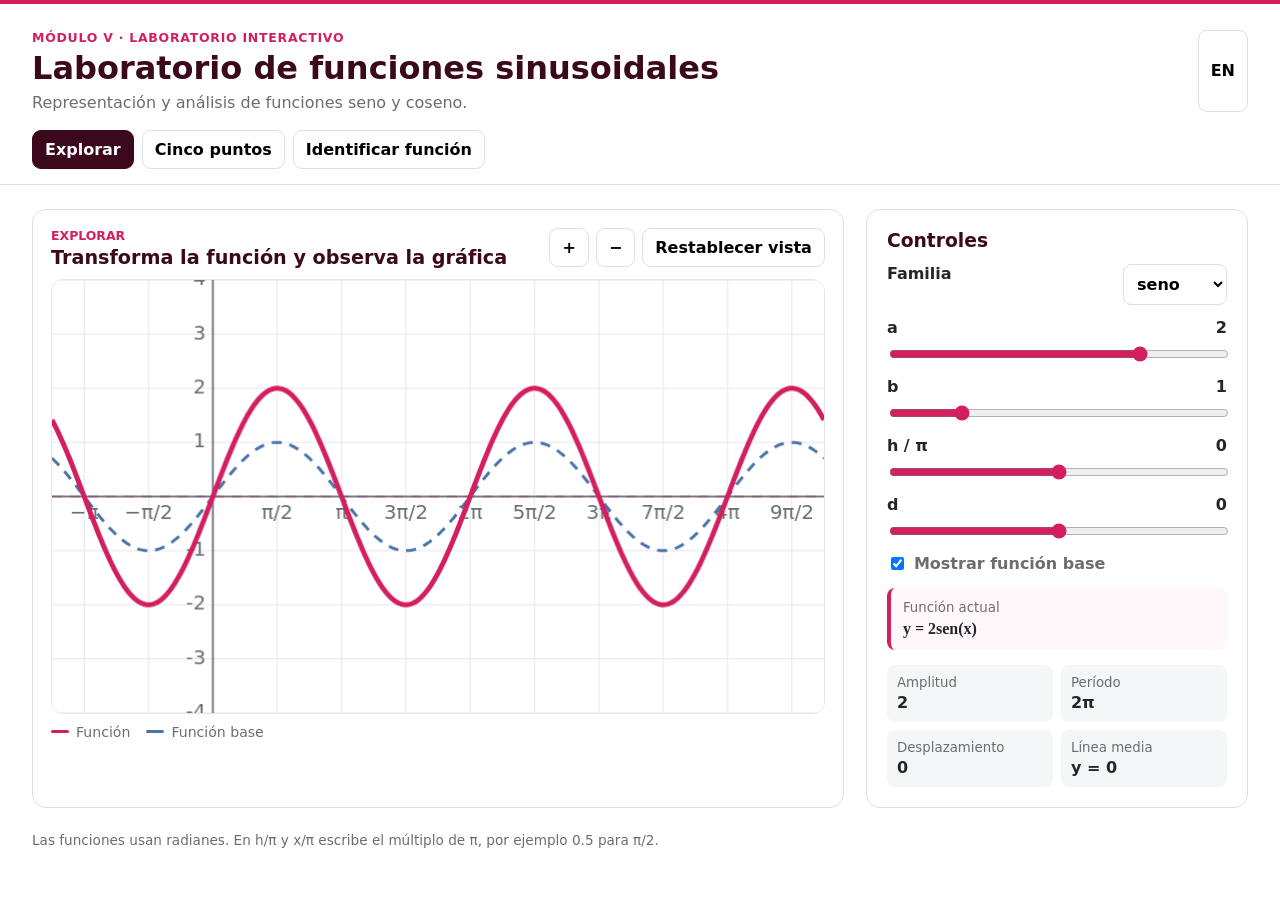
<file: Modulo_4/laboratorio_sinusoidales/index.html>
<!doctype html>
<html lang="es">
<head>
<meta charset="utf-8">
<meta name="viewport" content="width=device-width,initial-scale=1">
<title>Laboratorio de funciones sinusoidales</title>
<link rel="stylesheet" href="styles.css">
</head>
<body>
<main class="app">
<header>
  <div>
    <p class="eyebrow">Módulo V · Laboratorio interactivo</p>
    <h1 id="title">Laboratorio de funciones sinusoidales</h1>
    <p id="subtitle">Representación y análisis de funciones seno y coseno.</p>
  </div>
  <button id="lang">EN</button>
</header>

<nav>
  <button class="tab active" data-mode="explore">Explorar</button>
  <button class="tab" data-mode="five">Cinco puntos</button>
  <button class="tab" data-mode="identify">Identificar función</button>
</nav>

<section class="layout">
  <section class="panel graphpanel">
    <div class="head">
      <div>
        <p class="kicker" id="kicker">Explorar</p>
        <h2 id="modeTitle">Transforma la función y observa la gráfica</h2>
      </div>
      <div class="viewtools"><button id="zoomIn" class="secondary" type="button" aria-label="Acercar">+</button><button id="zoomOut" class="secondary" type="button" aria-label="Alejar">−</button><button id="reset" class="secondary" type="button">Restablecer vista</button></div>
    </div>
    <div class="canvasbox"><canvas id="graph" role="img" aria-label="Plano cartesiano interactivo" tabindex="0"></canvas></div>
    <div class="legend">
      <span><i class="line pink"></i>Función</span>
      <span id="baseLegend"><i class="line blue"></i>Función base</span>
      <span id="pointLegend" class="hidden"><i class="dot"></i>Tus puntos</span>
    </div>
    <p id="graphMsg" class="muted"></p>
  </section>

  <aside>
    <section id="explore" class="panel controls">
      <h3>Controles</h3>
      <label>Familia
        <select id="family"><option value="sin">seno</option><option value="cos">coseno</option></select>
      </label>
      <label>a <output id="ao">2</output><input id="a" type="range" min="-4" max="4" step=".5" value="2"></label>
      <label>b <output id="bo">1</output><input id="b" type="range" min=".25" max="4" step=".25" value="1"></label>
      <label>h / π <output id="ho">0</output><input id="h" type="range" min="-2" max="2" step=".25" value="0"></label>
      <label>d <output id="do">0</output><input id="d" type="range" min="-4" max="4" step=".5" value="0"></label>
      <label class="check"><input id="showBase" type="checkbox" checked> Mostrar función base</label>
      <div class="formula"><small>Función actual</small><strong id="formula"></strong></div>
      <div class="metrics">
        <div><small>Amplitud</small><strong id="amp"></strong></div>
        <div><small>Período</small><strong id="per"></strong></div>
        <div><small>Desplazamiento</small><strong id="shift"></strong></div>
        <div><small>Línea media</small><strong id="mid"></strong></div>
      </div>
    </section>

    <section id="five" class="panel controls hidden">
      <h3>Construye un ciclo con cinco puntos</h3>
      <p class="muted">Calcula un ciclo completo y coloca sus cinco puntos de referencia. El laboratorio solo comprobará tu propuesta.</p>
      <div class="formula"><small>Función del ejercicio</small><strong id="fiveFormula"></strong></div>
      <div class="buttons">
        <button id="newFive" class="primary">Nuevo ejercicio</button>
        <button id="clearFive" class="secondary">Borrar puntos</button>
      </div>
      <div class="pointform">
        <label>x / π<input id="px" type="number" step=".125" placeholder=".25"></label>
        <label>y<input id="py" type="number" step=".25" placeholder="2"></label>
        <button id="addPoint" class="primary">Agregar punto</button>
      </div>
      <div id="pointList"></div>
      <button id="checkFive" class="checkbtn">Comprobar cinco puntos</button>
      <div id="fiveFeedback" class="feedback"></div>
    </section>

    <section id="identify" class="panel controls hidden">
      <h3>Identifica una función a partir de su gráfica</h3>
      <p class="muted">Propón una función seno o coseno equivalente. Se comprueba la curva completa, no una cadena exacta de símbolos.</p>
      <button id="newGraph" class="primary">Nueva gráfica</button>
      <div class="guess">
        <label>Familia<select id="gf"><option value="sin">seno</option><option value="cos">coseno</option></select></label>
        <label>a<input id="ga" type="number" step=".25" value="1"></label>
        <label>b<input id="gb" type="number" min=".125" step=".125" value="1"></label>
        <label>h / π<input id="gh" type="number" step=".125" value="0"></label>
        <label>d<input id="gd" type="number" step=".25" value="0"></label>
      </div>
      <div class="formula"><small>Tu propuesta</small><strong id="guessFormula"></strong></div>
      <button id="checkGraph" class="checkbtn">Comprobar función</button>
      <div id="identifyFeedback" class="feedback"></div>
    </section>
  </aside>
</section>
<footer>Las funciones usan radianes. En h/π y x/π escribe el múltiplo de π, por ejemplo 0.5 para π/2.</footer>
</main>
<script src="app.js"></script>
</body>
</html>
</file>
<file: modulo 1/generador_angulos/styles.css>
:root {
  --mef-primary: #D31F60;
  --mef-dark: #3B091B;
  --mef-secondary-dark: #7A1239;
  --mef-secondary: #E26498;
  --mef-light: #F49FC1;
  --mef-white: #FFFFFF;
  --mef-text: #211820;
  --mef-muted: #6B5D64;
  --mef-border: #E8DCE1;
  --mef-surface: #FFF8FB;
  --mef-shadow: 0 10px 30px rgba(59, 9, 27, 0.08);
  --radius-large: 18px;
  --radius-medium: 12px;
  --radius-small: 8px;
}

* {
  box-sizing: border-box;
}

html {
  background: var(--mef-white);
}

body {
  margin: 0;
  min-width: 0;
  font-family: Arial, Helvetica, sans-serif;
  color: var(--mef-text);
  background: var(--mef-white);
}

button,
select,
input {
  font: inherit;
}

button,
select {
  cursor: pointer;
}

.app-shell {
  width: min(100%, 980px);
  margin: 0 auto;
  padding: 24px;
}

.app-header {
  display: flex;
  align-items: flex-start;
  justify-content: space-between;
  gap: 24px;
  padding-bottom: 18px;
  border-bottom: 4px solid var(--mef-primary);
}

.eyebrow {
  margin: 0 0 5px;
  color: var(--mef-secondary-dark);
  font-size: 0.78rem;
  font-weight: 700;
  letter-spacing: 0.08em;
  text-transform: uppercase;
}

h1,
h2,
p {
  margin-top: 0;
}

h1 {
  margin-bottom: 0;
  color: var(--mef-dark);
  font-size: clamp(1.55rem, 3vw, 2.25rem);
  line-height: 1.08;
}

h2 {
  margin-bottom: 8px;
  color: var(--mef-dark);
  font-size: clamp(1.25rem, 2.3vw, 1.65rem);
}

.language-control {
  display: grid;
  gap: 6px;
  min-width: 132px;
  color: var(--mef-secondary-dark);
  font-size: 0.82rem;
  font-weight: 700;
}

select,
input[type="number"] {
  min-height: 44px;
  border: 1px solid var(--mef-border);
  border-radius: var(--radius-small);
  background: var(--mef-white);
  color: var(--mef-text);
}

select {
  padding: 0 38px 0 12px;
}

.mode-switch {
  display: inline-flex;
  gap: 4px;
  margin: 22px 0;
  padding: 4px;
  border: 1px solid var(--mef-border);
  border-radius: 999px;
  background: var(--mef-surface);
}

.mode-button {
  min-height: 42px;
  padding: 0 18px;
  border: 0;
  border-radius: 999px;
  background: transparent;
  color: var(--mef-secondary-dark);
  font-weight: 700;
}

.mode-button.is-active {
  background: var(--mef-primary);
  color: var(--mef-white);
}

.practice-panel {
  padding-top: 4px;
}

.section-heading {
  display: flex;
  align-items: flex-start;
  justify-content: space-between;
  gap: 20px;
  margin-bottom: 18px;
}

.section-heading p {
  max-width: 650px;
  margin-bottom: 0;
  color: var(--mef-muted);
  line-height: 1.5;
}

.workspace-grid {
  display: grid;
  grid-template-columns: minmax(0, 1.1fr) minmax(280px, 0.9fr);
  gap: 20px;
  align-items: stretch;
}

.visual-card,
.question-card {
  border: 1px solid var(--mef-border);
  border-radius: var(--radius-large);
  background: var(--mef-white);
  box-shadow: var(--mef-shadow);
}

.visual-card {
  display: grid;
  place-items: center;
  min-height: 400px;
  padding: 20px;
  background: linear-gradient(180deg, var(--mef-white), var(--mef-surface));
}

.question-card {
  padding: 24px;
}

.angle-measure {
  justify-self: stretch;
  margin-bottom: 4px;
  color: var(--mef-dark);
  font-size: clamp(1.65rem, 4vw, 2.5rem);
  font-weight: 800;
  text-align: center;
}

.angle-svg {
  width: 100%;
  max-width: 440px;
  height: auto;
  overflow: hidden;
}

.svg-ray {
  stroke: var(--mef-dark);
  stroke-width: 4;
  stroke-linecap: round;
}

.svg-ray-moving {
  stroke: var(--mef-primary);
}

.svg-arrow {
  fill: var(--mef-primary);
}

.svg-arc {
  fill: none;
  stroke: var(--mef-secondary-dark);
  stroke-width: 5;
  stroke-linecap: round;
}

.full-circle {
  transform: rotate(-90deg);
  transform-origin: 210px 165px;
  stroke-dasharray: 14 7;
}

.svg-vertex {
  fill: var(--mef-dark);
}

.svg-label {
  fill: var(--mef-muted);
  font-size: 15px;
  font-weight: 700;
}

.question-label,
.answer-label {
  color: var(--mef-secondary-dark);
  font-weight: 700;
}

.option-grid {
  display: grid;
  grid-template-columns: repeat(2, minmax(0, 1fr));
  gap: 10px;
  margin: 18px 0 22px;
}

.option-button {
  min-height: 48px;
  padding: 10px 12px;
  border: 1px solid var(--mef-border);
  border-radius: var(--radius-medium);
  background: var(--mef-white);
  color: var(--mef-dark);
  font-weight: 700;
  transition: border-color 140ms ease, background-color 140ms ease, transform 140ms ease;
}

.option-button:hover {
  border-color: var(--mef-secondary);
  background: var(--mef-surface);
}

.option-button.is-selected {
  border-color: var(--mef-primary);
  background: rgba(211, 31, 96, 0.09);
  box-shadow: inset 0 0 0 1px var(--mef-primary);
}

.button {
  min-height: 44px;
  padding: 10px 18px;
  border-radius: var(--radius-medium);
  font-weight: 800;
}

.button-primary {
  border: 1px solid var(--mef-primary);
  background: var(--mef-primary);
  color: var(--mef-white);
}

.button-primary:hover {
  background: var(--mef-secondary-dark);
  border-color: var(--mef-secondary-dark);
}

.button-secondary {
  border: 1px solid var(--mef-secondary-dark);
  background: var(--mef-white);
  color: var(--mef-secondary-dark);
}

.button-secondary:hover {
  background: var(--mef-surface);
}

.button:focus-visible,
.mode-button:focus-visible,
.option-button:focus-visible,
select:focus-visible,
input:focus-visible {
  outline: 3px solid rgba(211, 31, 96, 0.26);
  outline-offset: 2px;
}

.action-row {
  display: flex;
  gap: 10px;
  flex-wrap: wrap;
}

.feedback {
  margin-top: 18px;
  padding: 15px 16px;
  border-left: 5px solid var(--mef-primary);
  border-radius: var(--radius-small);
  background: var(--mef-surface);
  color: var(--mef-dark);
  line-height: 1.5;
}

.feedback strong {
  color: var(--mef-secondary-dark);
}

.relation-toolbar {
  display: flex;
  align-items: center;
  gap: 12px;
  flex-wrap: wrap;
  margin-bottom: 18px;
  padding: 14px 16px;
  border-radius: var(--radius-medium);
  background: var(--mef-surface);
}

.relation-toolbar label {
  color: var(--mef-secondary-dark);
  font-weight: 700;
}

.relation-prompt {
  margin-bottom: 24px;
  color: var(--mef-dark);
  font-size: 1.15rem;
  font-weight: 800;
  line-height: 1.45;
}

.numeric-answer {
  display: flex;
  align-items: center;
  gap: 9px;
  margin: 8px 0 22px;
}

.numeric-answer input {
  width: min(100%, 180px);
  padding: 0 12px;
  font-size: 1.1rem;
  font-weight: 700;
}

.numeric-answer span {
  color: var(--mef-secondary-dark);
  font-size: 1.2rem;
  font-weight: 800;
}

.app-footer {
  display: flex;
  justify-content: space-between;
  gap: 12px;
  margin-top: 24px;
  padding: 12px 4px 0;
  border-top: 1px solid var(--mef-border);
  color: var(--mef-muted);
  font-size: 0.82rem;
}

[hidden] {
  display: none !important;
}

@media (max-width: 760px) {
  .app-shell {
    padding: 16px;
  }

  .app-header,
  .section-heading {
    flex-direction: column;
  }

  .language-control {
    width: 100%;
  }

  .workspace-grid {
    grid-template-columns: 1fr;
  }

  .visual-card {
    min-height: auto;
  }

  .option-grid {
    grid-template-columns: 1fr;
  }

  .section-heading .button {
    width: 100%;
  }

  .mode-switch {
    display: flex;
    width: 100%;
  }

  .mode-button {
    flex: 1;
  }
}

@media (prefers-reduced-motion: reduce) {
  *,
  *::before,
  *::after {
    scroll-behavior: auto !important;
    transition: none !important;
  }
}
</file>
<file: Modulo_1/arco_sector/styles.css>
:root {
  --mef-primary: #D31F60;
  --mef-dark: #3B091B;
  --mef-secondary-dark: #7A1239;
  --mef-secondary: #E26498;
  --mef-light: #F49FC1;
  --mef-white: #FFFFFF;
  --mef-text: #2E2530;
  --mef-muted: #6F6670;
  --mef-border: #E8D8DF;
  --mef-surface: #FFF9FB;
  --mef-success: #256A43;
  --mef-success-bg: #EDF8F1;
  --mef-error: #8B2748;
  --mef-error-bg: #FFF0F5;
}

* { box-sizing: border-box; }

body {
  margin: 0;
  background: var(--mef-white);
  color: var(--mef-text);
  font-family: Arial, Helvetica, sans-serif;
}

button, input, select { font: inherit; }
button { cursor: pointer; }

button:focus-visible,
input:focus-visible,
select:focus-visible,
.drag-handle:focus-visible {
  outline: 3px solid rgba(211, 31, 96, 0.28);
  outline-offset: 3px;
}

.app-shell {
  width: min(1180px, calc(100% - 28px));
  margin: 0 auto;
  padding: 26px 0 18px;
}

.app-header,
.section-heading,
.app-footer {
  display: flex;
  justify-content: space-between;
  align-items: flex-start;
  gap: 24px;
}

.app-header { margin-bottom: 18px; }

.app-header h1 {
  margin: 0;
  color: var(--mef-dark);
  font-size: clamp(1.7rem, 4vw, 2.6rem);
  line-height: 1.08;
}

.app-subtitle {
  max-width: 760px;
  margin: 8px 0 0;
  color: var(--mef-muted);
  line-height: 1.5;
}

.language-control,
.toolbar label {
  display: grid;
  gap: 6px;
  color: var(--mef-secondary-dark);
  font-weight: 700;
}

.language-control { min-width: 150px; }

select,
input {
  min-height: 44px;
  border: 1px solid var(--mef-border);
  border-radius: 10px;
  background: var(--mef-white);
  color: var(--mef-text);
  padding: 0 12px;
}

.mode-switch {
  display: inline-flex;
  flex-wrap: wrap;
  gap: 8px;
  margin-bottom: 18px;
  padding: 5px;
  border: 1px solid var(--mef-border);
  border-radius: 999px;
  background: var(--mef-surface);
}

.mode-button {
  min-height: 42px;
  padding: 0 16px;
  border: 0;
  border-radius: 999px;
  background: transparent;
  color: var(--mef-secondary-dark);
  font-weight: 700;
}

.mode-button.is-active {
  background: var(--mef-primary);
  color: var(--mef-white);
}

.section-heading { margin-bottom: 18px; }

.section-heading h2 {
  margin: 0 0 6px;
  color: var(--mef-dark);
}

.section-heading p {
  margin: 0;
  color: var(--mef-muted);
  line-height: 1.5;
}

.toolbar {
  display: flex;
  flex-wrap: wrap;
  align-items: end;
  gap: 12px 16px;
  margin-bottom: 18px;
  padding: 14px 16px;
  border: 1px solid var(--mef-border);
  border-radius: 14px;
  background: var(--mef-surface);
}

.toolbar select { min-width: 185px; }

.step-note {
  flex: 1 1 240px;
  padding: 10px 14px;
  border-radius: 10px;
  background: #FFF0F6;
  color: var(--mef-secondary-dark);
  font-size: 0.92rem;
  font-weight: 700;
  line-height: 1.4;
}

.workspace-grid {
  display: grid;
  grid-template-columns: minmax(0, 1.08fr) minmax(340px, .92fr);
  gap: 20px;
}

.visual-card,
.question-card {
  min-width: 0;
  border: 1px solid var(--mef-border);
  border-radius: 24px;
  background: var(--mef-white);
  box-shadow: 0 14px 30px rgba(59, 9, 27, 0.08);
}

.visual-card {
  display: grid;
  place-items: center;
  padding: 20px;
  background: linear-gradient(180deg, var(--mef-white), var(--mef-surface));
}

.question-card { padding: 26px; }
.question-card h3 { margin-top: 0; color: var(--mef-dark); }

.visual-topline {
  display: grid;
  grid-template-columns: 1fr 1fr;
  gap: 10px;
  width: min(520px, 100%);
}

.metric-chip {
  padding: 10px 12px;
  border: 1px solid var(--mef-border);
  border-radius: 12px;
  background: var(--mef-white);
  text-align: center;
}

.metric-chip span {
  display: block;
  color: var(--mef-muted);
  font-size: .88rem;
}

.metric-chip strong {
  color: var(--mef-dark);
  font-size: 1.25rem;
}

.circle-svg {
  width: 100%;
  max-width: 540px;
  height: auto;
  overflow: hidden;
  touch-action: none;
}

.base-circle {
  fill: #FFFFFF;
  stroke: #E7D5DD;
  stroke-width: 2.5;
}

.sector-fill {
  fill: rgba(226, 100, 152, 0.22);
}

.arc-path {
  fill: none;
  stroke: var(--mef-primary);
  stroke-width: 7;
  stroke-linecap: round;
}

.arc-arrow-shape,
.ray-arrow-shape {
  fill: var(--mef-primary);
}

.radius-line {
  stroke: var(--mef-dark);
  stroke-width: 4;
  stroke-linecap: round;
}

.terminal-radius {
  stroke: var(--mef-primary);
  stroke-width: 5;
  stroke-linecap: round;
}

.angle-arc {
  fill: none;
  stroke: var(--mef-secondary-dark);
  stroke-width: 4;
  stroke-linecap: round;
}

.center-dot { fill: var(--mef-dark); }

.center-label,
.diagram-label {
  fill: var(--mef-dark);
  font-size: 18px;
  font-weight: 800;
}

.diagram-label.accent { fill: var(--mef-primary); }
.diagram-label.theta { fill: var(--mef-secondary-dark); }

.drag-handle {
  fill: var(--mef-primary);
  stroke: var(--mef-white);
  stroke-width: 5;
  cursor: grab;
  filter: drop-shadow(0 4px 7px rgba(59, 9, 27, 0.22));
}

.drag-handle.is-dragging { cursor: grabbing; }

.explore-controls {
  display: grid;
  grid-template-columns: 1fr 1fr;
  gap: 12px;
  width: min(520px, 100%);
}

.control-block {
  padding: 12px;
  border: 1px solid var(--mef-border);
  border-radius: 12px;
  background: var(--mef-white);
}

.control-label {
  display: block;
  margin-bottom: 8px;
  color: var(--mef-muted);
  font-size: .9rem;
  font-weight: 700;
  text-align: center;
}

.stepper {
  display: grid;
  grid-template-columns: auto 1fr auto;
  gap: 8px;
  align-items: center;
}

.stepper button {
  min-height: 40px;
  min-width: 50px;
  border: 1px solid var(--mef-secondary-dark);
  border-radius: 9px;
  background: var(--mef-white);
  color: var(--mef-secondary-dark);
  font-weight: 800;
}

.stepper strong {
  color: var(--mef-dark);
  text-align: center;
}

.data-list {
  display: grid;
  gap: 10px;
  margin: 0;
}

.data-list > div {
  display: grid;
  grid-template-columns: minmax(135px, 1fr) minmax(120px, 1fr);
  gap: 12px;
  padding: 12px 0;
  border-bottom: 1px solid var(--mef-border);
}

.data-list dt {
  color: var(--mef-muted);
  font-weight: 700;
}

.data-list dd {
  margin: 0;
  color: var(--mef-dark);
  font-weight: 800;
  text-align: right;
}

.formula-card {
  margin-top: 18px;
  padding: 16px;
  border-left: 4px solid var(--mef-secondary);
  border-radius: 10px;
  background: #FFF7FA;
}

.formula-card strong { color: var(--mef-secondary-dark); }

.formula-card p {
  margin: 8px 0;
  color: var(--mef-dark);
  font-size: 1.15rem;
  font-weight: 800;
}

.formula-card small {
  color: var(--mef-muted);
  line-height: 1.4;
}

.fraction-card {
  margin-top: 18px;
  padding: 16px;
  border: 1px solid var(--mef-border);
  border-radius: 12px;
  background: var(--mef-white);
}

.fraction-card span {
  display: block;
  color: var(--mef-muted);
  font-size: .9rem;
}

.fraction-card strong {
  display: block;
  margin: 6px 0 10px;
  color: var(--mef-dark);
}

.progress-track {
  height: 12px;
  overflow: hidden;
  border-radius: 999px;
  background: #F2E7EC;
}

.progress-fill {
  height: 100%;
  width: 33.333%;
  border-radius: inherit;
  background: var(--mef-primary);
}

.problem-data {
  display: grid;
  grid-template-columns: 1fr 1fr;
  gap: 10px;
  margin-bottom: 18px;
}

.problem-data > div {
  padding: 14px;
  border: 1px solid var(--mef-border);
  border-radius: 12px;
  background: var(--mef-surface);
  text-align: center;
}

.problem-data span {
  display: block;
  color: var(--mef-muted);
  font-size: .9rem;
}

.problem-data strong {
  color: var(--mef-dark);
  font-size: 1.35rem;
}

.question-label,
.answer-label {
  color: var(--mef-secondary-dark);
  font-weight: 700;
  line-height: 1.45;
}

.answer-format {
  margin: 18px 0;
}

.answer-format > span {
  display: block;
  margin-bottom: 8px;
  color: var(--mef-muted);
  font-size: .9rem;
  font-weight: 700;
}

.segmented-control {
  display: inline-flex;
  padding: 4px;
  border: 1px solid var(--mef-border);
  border-radius: 999px;
  background: var(--mef-surface);
}

.segment-button {
  min-height: 38px;
  padding: 0 14px;
  border: 0;
  border-radius: 999px;
  background: transparent;
  color: var(--mef-secondary-dark);
  font-weight: 700;
}

.segment-button.is-active {
  background: var(--mef-primary);
  color: var(--mef-white);
}

.pi-fraction-input {
  display: grid;
  grid-template-columns: minmax(80px, 115px) 44px;
  grid-template-rows: 52px 2px 52px;
  align-items: center;
  column-gap: 8px;
  width: min(300px, 100%);
}

.pi-fraction-input input {
  width: 100%;
  text-align: center;
  font-weight: 700;
}

.pi-fraction-input input:first-child {
  grid-column: 1;
  grid-row: 1;
}

.pi-fraction-input input:last-child {
  grid-column: 1;
  grid-row: 3;
}

.pi-symbol {
  grid-column: 2;
  grid-row: 1 / 4;
  color: var(--mef-dark);
  font-size: 2.5rem;
  font-weight: 700;
}

.fraction-divider {
  grid-column: 1;
  grid-row: 2;
  height: 2px;
  background: var(--mef-dark);
}

.decimal-input {
  width: min(260px, 100%);
  font-weight: 700;
}

.input-help {
  margin: 8px 0 0;
  color: var(--mef-muted);
  font-size: .88rem;
  line-height: 1.4;
}

.action-row {
  display: flex;
  flex-wrap: wrap;
  gap: 10px;
  margin-top: 20px;
}

.button {
  min-height: 44px;
  padding: 0 18px;
  border-radius: 10px;
  font-weight: 800;
}

.button-primary {
  border: 1px solid var(--mef-primary);
  background: var(--mef-primary);
  color: var(--mef-white);
}

.button-secondary {
  border: 1px solid var(--mef-secondary-dark);
  background: var(--mef-white);
  color: var(--mef-secondary-dark);
}

.small-margin { margin: 0; }

.hint-box,
.solution-box,
.feedback {
  margin-top: 18px;
  padding: 14px 16px;
  border-radius: 12px;
  line-height: 1.5;
}

.hint-box {
  border-left: 4px solid var(--mef-secondary);
  background: #FFF7FA;
  color: var(--mef-secondary-dark);
}

.solution-box {
  border: 1px solid var(--mef-border);
  background: var(--mef-surface);
}

.solution-box h4 {
  margin: 0 0 10px;
  color: var(--mef-dark);
}

.solution-box p {
  margin: 7px 0;
}

.feedback.is-correct {
  border: 1px solid #BFDCCB;
  background: var(--mef-success-bg);
  color: var(--mef-success);
}

.feedback.is-incorrect,
.feedback.is-warning {
  border: 1px solid #F0C4D3;
  background: var(--mef-error-bg);
  color: var(--mef-error);
}

.app-footer {
  margin-top: 20px;
  padding-top: 14px;
  border-top: 1px solid var(--mef-border);
  color: var(--mef-muted);
  font-size: .92rem;
}

[hidden] { display: none !important; }

@media (hover: hover) and (pointer: fine) {
  .button-primary:hover { background: var(--mef-secondary-dark); border-color: var(--mef-secondary-dark); }
  .button-secondary:hover,
  .stepper button:hover { background: var(--mef-surface); }
}

@media (max-width: 840px) {
  .app-header,
  .section-heading,
  .app-footer { flex-direction: column; }

  .workspace-grid { grid-template-columns: 1fr; }
  .language-control { width: 100%; }
  .section-heading .button { width: 100%; }
}

@media (max-width: 540px) {
  .app-shell {
    width: min(100% - 18px, 1180px);
    padding-top: 16px;
  }

  .mode-switch {
    display: grid;
    grid-template-columns: 1fr;
    width: 100%;
    border-radius: 16px;
  }

  .mode-button {
    width: 100%;
    border-radius: 11px;
  }

  .toolbar { display: grid; }
  .toolbar label,
  .toolbar select { width: 100%; }

  .visual-topline,
  .explore-controls,
  .problem-data {
    grid-template-columns: 1fr;
  }

  .data-list > div { grid-template-columns: 1fr; }
  .data-list dd { text-align: left; }

  .visual-card,
  .question-card { border-radius: 18px; }

  .question-card { padding: 20px; }

  .action-row .button { width: 100%; }
}
</file>
<file: modulo_1/conversion_grad_rad/styles.css>
:root {
  --mef-primary: #D31F60;
  --mef-dark: #3B091B;
  --mef-secondary-dark: #7A1239;
  --mef-secondary: #E26498;
  --mef-light: #F49FC1;
  --mef-white: #FFFFFF;
  --mef-text: #2E2530;
  --mef-muted: #6F6670;
  --mef-border: #E8D8DF;
  --mef-surface: #FFF9FB;
  --mef-success: #256A43;
  --mef-success-bg: #EDF8F1;
  --mef-error: #8B2748;
  --mef-error-bg: #FFF0F5;
  --radius-large: 24px;
  --mef-shadow: 0 14px 30px rgba(59, 9, 27, 0.08);
}
* { box-sizing: border-box; }
body { margin: 0; background: #fff; color: var(--mef-text); font-family: Arial, Helvetica, sans-serif; }
button,input,select { font: inherit; }
button { cursor: pointer; }
button:focus-visible,input:focus-visible,select:focus-visible { outline: 3px solid rgba(211, 31, 96, 0.25); outline-offset: 2px; }
.app-shell { width: min(1120px, calc(100% - 28px)); margin: 0 auto; padding: 26px 0 18px; }
.app-header { display:flex; align-items:flex-start; justify-content:space-between; gap:24px; margin-bottom:18px; }
.app-header h1 { margin:0; color:var(--mef-dark); font-size:clamp(1.7rem,4vw,2.65rem); line-height:1.08; }
.app-subtitle { max-width:720px; margin:8px 0 0; color:var(--mef-muted); line-height:1.5; }
.language-control { display:grid; gap:6px; min-width:150px; color:var(--mef-secondary-dark); font-weight:700; }
.language-control select,.question-card input { min-height:44px; border:1px solid var(--mef-border); border-radius:10px; background:var(--mef-white); color:var(--mef-text); padding:0 12px; }
.mode-switch { display:inline-flex; flex-wrap:wrap; gap:8px; margin-bottom:22px; padding:5px; border:1px solid var(--mef-border); border-radius:999px; background:var(--mef-surface); }
.mode-button { min-height:42px; padding:0 18px; border:0; border-radius:999px; background:transparent; color:var(--mef-secondary-dark); font-weight:700; }
.mode-button.is-active { background:var(--mef-primary); color:var(--mef-white); }
.section-heading { display:flex; align-items:flex-start; justify-content:space-between; gap:20px; margin-bottom:18px; }
.section-heading h2 { margin:0 0 6px; color:var(--mef-dark); font-size:clamp(1.25rem,3vw,1.7rem); }
.section-heading p { max-width:700px; margin:0; color:var(--mef-muted); line-height:1.5; }
.workspace-grid { display:grid; grid-template-columns:minmax(0,1.1fr) minmax(300px,0.9fr); gap:20px; align-items:stretch; }
.visual-card,.question-card { min-width:0; border:1px solid var(--mef-border); border-radius:var(--radius-large); background:var(--mef-white); box-shadow:var(--mef-shadow); }
.visual-card { display:grid; place-items:center; padding:20px; background:linear-gradient(180deg,var(--mef-white),var(--mef-surface)); }
.question-card { display:flex; flex-direction:column; justify-content:center; padding:26px; }
.given-measure { justify-self:stretch; color:var(--mef-dark); font-size:clamp(2rem,6vw,3.4rem); font-weight:800; text-align:center; }
.angle-svg { width:100%; max-width:440px; height:auto; overflow:hidden; }
.guide-circle { fill:none; stroke:#F1E6EB; stroke-width:2; stroke-dasharray:5 8; }
.svg-ray { stroke:var(--mef-dark); stroke-width:4; stroke-linecap:round; }
.svg-ray-moving { stroke:var(--mef-primary); }
.svg-arrow-base { fill:var(--mef-dark); }
.svg-arrow-moving { fill:var(--mef-primary); }
.svg-arc { fill:none; stroke:var(--mef-secondary-dark); stroke-width:5; stroke-linecap:round; }
.full-circle { transform:rotate(-90deg); transform-origin:210px 160px; }
.svg-vertex { fill:var(--mef-dark); }
.svg-label { fill:var(--mef-muted); font-size:15px; font-weight:700; }
.equivalence-chip { display:inline-flex; align-items:center; gap:10px; padding:9px 15px; border-radius:999px; background:#FFF0F6; color:var(--mef-secondary-dark); font-weight:800; }
.equivalence-sign { color:var(--mef-primary); }
.question-label { display:block; margin:0 0 14px; color:var(--mef-secondary-dark); font-weight:700; line-height:1.4; }
.answer-block { margin-bottom:18px; }
.pi-fraction-input { display:grid; grid-template-columns:minmax(76px,110px) 42px; grid-template-rows:52px 2px 52px; justify-content:center; align-items:center; column-gap:8px; width:min(280px,100%); margin:0 auto; }
.pi-fraction-input input { width:100%; min-width:0; text-align:center; font-size:1.25rem; font-weight:700; }
#pi-numerator { grid-column:1; grid-row:1; }
#pi-denominator { grid-column:1; grid-row:3; }
.pi-symbol { grid-column:2; grid-row:1 / 4; color:var(--mef-dark); font-size:2.5rem; font-weight:700; }
.fraction-divider { grid-column:1; grid-row:2; width:100%; height:2px; background:var(--mef-dark); }
.input-note { margin:12px 0 0; color:var(--mef-muted); font-size:.92rem; line-height:1.4; }
.numeric-answer { display:flex; align-items:center; gap:10px; width:min(260px,100%); }
.numeric-answer input { width:100%; font-size:1.2rem; font-weight:700; }
.numeric-answer span { color:var(--mef-dark); font-size:1.6rem; font-weight:800; }
.formula-card { margin:4px 0 18px; padding:15px 16px; border-left:4px solid var(--mef-secondary); border-radius:10px; background:#FFF7FA; color:var(--mef-text); }
.formula-card strong { color:var(--mef-secondary-dark); }
.formula-content { margin-top:7px; color:var(--mef-dark); font-size:1.05rem; font-weight:700; line-height:1.55; }
.action-row { display:flex; flex-wrap:wrap; gap:10px; margin-top:8px; }
.button { min-height:44px; padding:0 18px; border-radius:10px; font-weight:800; }
.button-primary { border:1px solid var(--mef-primary); background:var(--mef-primary); color:var(--mef-white); }
.button-secondary { border:1px solid var(--mef-secondary-dark); background:var(--mef-white); color:var(--mef-secondary-dark); }
.button-ghost { border:1px solid var(--mef-border); background:var(--mef-white); color:var(--mef-secondary-dark); }
.feedback { margin-top:18px; padding:14px 16px; border-radius:12px; line-height:1.5; }
.feedback.is-correct { border:1px solid #BFDCCB; background:var(--mef-success-bg); color:var(--mef-success); }
.feedback.is-incorrect,.feedback.is-warning { border:1px solid #F0C4D3; background:var(--mef-error-bg); color:var(--mef-error); }
.app-footer { display:flex; justify-content:space-between; gap:16px; margin-top:20px; padding-top:14px; border-top:1px solid var(--mef-border); color:var(--mef-muted); font-size:.92rem; }
[hidden] { display:none !important; }
@media (hover:hover) and (pointer:fine) { .button-primary:hover { background:var(--mef-secondary-dark); border-color:var(--mef-secondary-dark); } .button-secondary:hover,.button-ghost:hover { background:var(--mef-surface); } }
@media (max-width:780px) { .app-header,.section-heading,.app-footer { flex-direction:column; } .language-control { width:100%; } .workspace-grid { grid-template-columns:1fr; } .section-heading .button { width:100%; } .question-card { padding:20px; } }
@media (max-width:430px) { .app-shell { width:min(100% - 18px,1120px); padding-top:16px; } .mode-switch { display:grid; grid-template-columns:1fr; width:100%; border-radius:16px; } .mode-button { width:100%; border-radius:11px; } .visual-card,.question-card { border-radius:18px; } .visual-card { padding:12px; } .action-row .button { flex:1 1 100%; } }
</file>
<file: Modulo_1/estandar_coterminal/styles.css>
:root {
  --mef-primary: #D31F60;
  --mef-dark: #3B091B;
  --mef-secondary-dark: #7A1239;
  --mef-secondary: #E26498;
  --mef-light: #F49FC1;
  --mef-white: #FFFFFF;
  --mef-text: #2E2530;
  --mef-muted: #6F6670;
  --mef-border: #E8D8DF;
  --mef-surface: #FFF9FB;
  --mef-success: #256A43;
  --mef-success-bg: #EDF8F1;
  --mef-error: #8B2748;
  --mef-error-bg: #FFF0F5;
}

* { box-sizing: border-box; }

body {
  margin: 0;
  background: var(--mef-white);
  color: var(--mef-text);
  font-family: Arial, Helvetica, sans-serif;
}

button, input, select { font: inherit; }
button { cursor: pointer; }

button:focus-visible,
input:focus-visible,
select:focus-visible,
.drag-handle:focus-visible {
  outline: 3px solid rgba(211, 31, 96, 0.28);
  outline-offset: 3px;
}

.app-shell {
  width: min(1180px, calc(100% - 28px));
  margin: 0 auto;
  padding: 26px 0 18px;
}

.app-header,
.section-heading,
.app-footer {
  display: flex;
  align-items: flex-start;
  justify-content: space-between;
  gap: 24px;
}

.app-header { margin-bottom: 18px; }

.app-header h1 {
  margin: 0;
  color: var(--mef-dark);
  font-size: clamp(1.7rem, 4vw, 2.65rem);
  line-height: 1.08;
}

.app-subtitle {
  max-width: 760px;
  margin: 8px 0 0;
  color: var(--mef-muted);
  line-height: 1.5;
}

.language-control,
.toolbar label {
  color: var(--mef-secondary-dark);
  font-weight: 700;
}

.language-control {
  display: grid;
  gap: 6px;
  min-width: 150px;
}

select,
input {
  min-height: 44px;
  border: 1px solid var(--mef-border);
  border-radius: 10px;
  background: var(--mef-white);
  color: var(--mef-text);
  padding: 0 12px;
}

.mode-switch {
  display: inline-flex;
  flex-wrap: wrap;
  gap: 8px;
  margin-bottom: 18px;
  padding: 5px;
  border: 1px solid var(--mef-border);
  border-radius: 999px;
  background: var(--mef-surface);
}

.mode-button {
  min-height: 42px;
  padding: 0 16px;
  border: 0;
  border-radius: 999px;
  background: transparent;
  color: var(--mef-secondary-dark);
  font-weight: 700;
}

.mode-button.is-active {
  background: var(--mef-primary);
  color: var(--mef-white);
}

.section-heading { margin-bottom: 18px; }

.section-heading h2 {
  margin: 0 0 6px;
  color: var(--mef-dark);
}

.section-heading p {
  margin: 0;
  color: var(--mef-muted);
  line-height: 1.5;
}

.toolbar {
  display: flex;
  flex-wrap: wrap;
  align-items: end;
  gap: 12px 16px;
  margin-bottom: 18px;
  padding: 14px 16px;
  border: 1px solid var(--mef-border);
  border-radius: 14px;
  background: var(--mef-surface);
}

.toolbar label {
  display: grid;
  gap: 6px;
}

.toolbar select { min-width: 180px; }

.step-note {
  flex: 1 1 260px;
  padding: 10px 14px;
  border-radius: 10px;
  background: #FFF0F6;
  color: var(--mef-secondary-dark);
  font-size: 0.92rem;
  font-weight: 700;
  line-height: 1.4;
}

.workspace-grid {
  display: grid;
  grid-template-columns: minmax(0, 1.12fr) minmax(320px, 0.88fr);
  gap: 20px;
}

.visual-card,
.question-card {
  min-width: 0;
  border: 1px solid var(--mef-border);
  border-radius: 24px;
  background: var(--mef-white);
  box-shadow: 0 14px 30px rgba(59, 9, 27, 0.08);
}

.visual-card {
  display: grid;
  place-items: center;
  padding: 20px;
  background: linear-gradient(180deg, var(--mef-white), var(--mef-surface));
}

.question-card { padding: 26px; }
.question-card h3 { margin-top: 0; color: var(--mef-dark); }

.given-measure {
  justify-self: stretch;
  color: var(--mef-dark);
  font-size: clamp(2rem, 6vw, 3.25rem);
  font-weight: 800;
  text-align: center;
}

.angle-svg {
  width: 100%;
  max-width: 520px;
  height: auto;
  overflow: hidden;
  touch-action: none;
}

.guide-circle {
  fill: none;
  stroke: #EBDDE3;
  stroke-width: 2.2;
}

.axis-line {
  stroke: var(--mef-dark);
  stroke-width: 2.4;
}

.axis-arrow-shape { fill: var(--mef-dark); }

.axis-label {
  fill: var(--mef-dark);
  font-weight: 700;
}

.quadrant-label {
  fill: #A18E96;
  font-weight: 700;
}

.initial-ray {
  stroke: var(--mef-dark);
  stroke-width: 4;
  stroke-linecap: round;
}

.terminal-ray {
  stroke: var(--mef-primary);
  stroke-width: 5;
  stroke-linecap: round;
}

.ray-arrow-shape { fill: var(--mef-primary); }

.rotation-path {
  fill: none;
  stroke: var(--mef-secondary-dark);
  stroke-width: 5;
  stroke-linecap: round;
}

.arc-arrow-shape { fill: var(--mef-secondary-dark); }

.full-turn-circle { stroke-dasharray: 12 7; }
.vertex { fill: var(--mef-dark); }

.drag-handle {
  fill: var(--mef-primary);
  stroke: var(--mef-white);
  stroke-width: 5;
  cursor: grab;
  filter: drop-shadow(0 4px 7px rgba(59, 9, 27, 0.22));
}

.drag-handle.is-dragging { cursor: grabbing; }

.build-controls {
  display: grid;
  grid-template-columns: auto minmax(130px, 1fr) auto;
  gap: 10px;
  align-items: center;
  width: min(520px, 100%);
  margin-top: 4px;
}

.mini-button {
  min-height: 44px;
  min-width: 64px;
  border: 1px solid var(--mef-secondary-dark);
  border-radius: 10px;
  background: var(--mef-white);
  color: var(--mef-secondary-dark);
  font-weight: 800;
}

.placed-angle {
  padding: 10px 12px;
  border: 1px solid var(--mef-border);
  border-radius: 12px;
  text-align: center;
  background: var(--mef-white);
}

.placed-angle span {
  display: block;
  color: var(--mef-muted);
  font-size: 0.88rem;
}

.placed-angle strong {
  color: var(--mef-dark);
  font-size: 1.25rem;
}

.turns-summary {
  display: grid;
  grid-template-columns: 1fr 1fr;
  gap: 12px;
  width: min(520px, 100%);
  margin-top: 12px;
}

.turns-summary > div {
  padding: 12px;
  border: 1px solid var(--mef-border);
  border-radius: 12px;
  text-align: center;
  background: var(--mef-white);
}

.turns-summary span {
  display: block;
  color: var(--mef-muted);
  font-size: 0.9rem;
}

.turns-summary strong {
  color: var(--mef-dark);
  font-size: 1.2rem;
}

.data-list {
  display: grid;
  gap: 10px;
  margin: 0;
}

.data-list > div {
  display: grid;
  grid-template-columns: 1fr 1fr;
  gap: 12px;
  padding: 12px 0;
  border-bottom: 1px solid var(--mef-border);
}

.data-list dt {
  color: var(--mef-muted);
  font-weight: 700;
}

.data-list dd {
  margin: 0;
  text-align: right;
  color: var(--mef-dark);
  font-weight: 800;
}

.formula-card,
.build-help {
  margin-top: 18px;
  padding: 16px;
  border-left: 4px solid var(--mef-secondary);
  border-radius: 10px;
  background: #FFF7FA;
}

.formula-card strong { color: var(--mef-secondary-dark); }
.formula-card p,
.build-help p { margin-bottom: 0; line-height: 1.5; }

.question-label,
.answer-label {
  color: var(--mef-secondary-dark);
  font-weight: 700;
  line-height: 1.4;
}

.answer-label {
  display: block;
  margin: 18px 0 8px;
}

.numeric-answer {
  display: flex;
  align-items: center;
  gap: 10px;
  width: min(280px, 100%);
}

.numeric-answer input { width: 100%; }

.numeric-answer span {
  color: var(--mef-dark);
  font-size: 1.5rem;
  font-weight: 800;
}

.pi-fraction-input {
  display: grid;
  grid-template-columns: minmax(76px, 110px) 42px;
  grid-template-rows: 52px 2px 52px;
  align-items: center;
  column-gap: 8px;
  width: min(280px, 100%);
}

.pi-fraction-input input {
  width: 100%;
  text-align: center;
  font-weight: 700;
}

.pi-fraction-input input:first-child {
  grid-column: 1;
  grid-row: 1;
}

.pi-fraction-input input:last-child {
  grid-column: 1;
  grid-row: 3;
}

.pi-symbol {
  grid-column: 2;
  grid-row: 1 / 4;
  color: var(--mef-dark);
  font-size: 2.5rem;
  font-weight: 700;
}

.fraction-divider {
  grid-column: 1;
  grid-row: 2;
  height: 2px;
  background: var(--mef-dark);
}

.button {
  min-height: 44px;
  padding: 0 18px;
  border-radius: 10px;
  font-weight: 800;
  margin-top: 18px;
}

.button-primary {
  border: 1px solid var(--mef-primary);
  background: var(--mef-primary);
  color: var(--mef-white);
}

.button-secondary {
  border: 1px solid var(--mef-secondary-dark);
  background: var(--mef-white);
  color: var(--mef-secondary-dark);
  margin-top: 0;
}

.feedback {
  margin-top: 18px;
  padding: 14px 16px;
  border-radius: 12px;
  line-height: 1.5;
}

.is-correct {
  border: 1px solid #BFDCCB;
  background: var(--mef-success-bg);
  color: var(--mef-success);
}

.is-incorrect,
.is-warning {
  border: 1px solid #F0C4D3;
  background: var(--mef-error-bg);
  color: var(--mef-error);
}

.app-footer {
  margin-top: 20px;
  padding-top: 14px;
  border-top: 1px solid var(--mef-border);
  color: var(--mef-muted);
  font-size: 0.92rem;
}

[hidden] { display: none !important; }

@media (hover: hover) and (pointer: fine) {
  .button-primary:hover { background: var(--mef-secondary-dark); border-color: var(--mef-secondary-dark); }
  .button-secondary:hover,
  .mini-button:hover { background: var(--mef-surface); }
}

@media (max-width: 820px) {
  .app-header,
  .section-heading,
  .app-footer { flex-direction: column; }

  .workspace-grid { grid-template-columns: 1fr; }
  .language-control { width: 100%; }
  .section-heading .button { width: 100%; }
}

@media (max-width: 520px) {
  .app-shell {
    width: min(100% - 18px, 1180px);
    padding-top: 16px;
  }

  .mode-switch {
    display: grid;
    grid-template-columns: 1fr;
    width: 100%;
    border-radius: 16px;
  }

  .mode-button {
    width: 100%;
    border-radius: 11px;
  }

  .toolbar { display: grid; }
  .toolbar label,
  .toolbar select { width: 100%; }

  .turns-summary { grid-template-columns: 1fr; }
  .data-list > div { grid-template-columns: 1fr; }
  .data-list dd { text-align: left; }

  .build-controls {
    grid-template-columns: 1fr 1fr;
  }

  .placed-angle {
    grid-column: 1 / 3;
    grid-row: 1;
  }

  .visual-card,
  .question-card { border-radius: 18px; }

  .question-card { padding: 20px; }
}
</file>
<file: Modulo_1/rampas_accesibilidad/styles.css>
:root{
  --primary:#D31F60;--dark:#3B091B;--dark-magenta:#7A1239;--pink:#E26498;--light-pink:#F49FC1;
  --white:#FFFFFF;--text:#2E2530;--muted:#6F6670;--border:#E8D8DF;--surface:#FFF9FB;
  --success:#256A43;--success-bg:#EDF8F1;--error:#8B2748;--error-bg:#FFF0F5
}
*{box-sizing:border-box}body{margin:0;background:var(--white);color:var(--text);font-family:Arial,Helvetica,sans-serif}
button,input,select{font:inherit}button{cursor:pointer}button:focus-visible,input:focus-visible,select:focus-visible,.measure-knob:focus-visible{outline:3px solid rgba(211,31,96,.25);outline-offset:3px}
.app-shell{width:min(1180px,calc(100% - 28px));margin:0 auto;padding:24px 0 18px}.app-header,.visual-heading,.app-footer{display:flex;justify-content:space-between;align-items:flex-start;gap:20px}.app-header{margin-bottom:18px}.app-header h1{margin:0;color:var(--dark);font-size:clamp(1.7rem,4vw,2.55rem);line-height:1.08}.app-subtitle{max-width:760px;margin:8px 0 0;color:var(--muted);line-height:1.5}.language-control,.field-label{display:grid;gap:6px;color:var(--dark-magenta);font-weight:700}.language-control{min-width:145px}select,input{min-height:44px;border:1px solid var(--border);border-radius:10px;background:var(--white);color:var(--text);padding:0 12px}
.mode-switch{display:inline-flex;flex-wrap:wrap;gap:7px;margin-bottom:18px;padding:5px;border:1px solid var(--border);border-radius:999px;background:var(--surface)}.mode-button{min-height:42px;padding:0 16px;border:0;border-radius:999px;background:transparent;color:var(--dark-magenta);font-weight:700}.mode-button.is-active{background:var(--primary);color:var(--white)}
.workspace{display:grid;grid-template-columns:minmax(0,1.12fr) minmax(340px,.88fr);gap:20px}.visual-column,.interaction-column{min-width:0;border:1px solid var(--border);border-radius:22px;background:var(--white);box-shadow:0 12px 28px rgba(59,9,27,.07)}.visual-column{padding:18px;background:linear-gradient(180deg,var(--white),var(--surface))}.interaction-column{padding:24px}.visual-heading h2{margin:4px 0 0;color:var(--dark);font-size:1.25rem}.kicker{color:var(--primary);font-size:.85rem;font-weight:800;text-transform:uppercase;letter-spacing:.04em}
.ramp-svg{width:100%;height:auto;margin-top:8px;overflow:hidden;touch-action:none}.svg-bg{fill:transparent}.building{fill:#EEE8EA}.door{fill:#DCE7EB;stroke:#A9B8BE;stroke-width:2}.door-line{stroke:#A9B8BE;stroke-width:2}.ground-line{stroke:var(--dark);stroke-width:4}.platform-line{stroke:var(--dark);stroke-width:5}.ramp-line{stroke:var(--primary);stroke-width:9;stroke-linecap:round}.rail-line{stroke:#8B8B8B;stroke-width:3.2;stroke-linecap:round}.guide-line{stroke:#B5AAB0;stroke-width:2;stroke-dasharray:7 6}.diagram-text{fill:var(--dark-magenta);font-size:18px;font-weight:800}.protractor-arc{fill:none;stroke:#CFC4C8;stroke-width:2.5}.measure-ray{stroke:var(--dark-magenta);stroke-width:4;stroke-linecap:round}.measure-arrow-shape{fill:var(--dark-magenta)}.measure-knob{fill:var(--primary);stroke:var(--white);stroke-width:4;cursor:grab;filter:drop-shadow(0 3px 5px rgba(59,9,27,.18))}.measure-knob.is-dragging{cursor:grabbing}.tick-line{stroke:#B8ADB2;stroke-width:1.5}.tick-line.major{stroke:#8D8186;stroke-width:2.3}.tick-label{fill:#776D71;font-size:11px;font-weight:700}
.measure-controls{display:grid;grid-template-columns:auto 1fr auto;gap:10px;align-items:center;max-width:520px;margin:0 auto}.mini-button{min-height:44px;min-width:66px;border:1px solid var(--dark-magenta);border-radius:10px;background:var(--white);color:var(--dark-magenta);font-weight:800}.measure-readout{padding:10px 12px;border:1px solid var(--border);border-radius:12px;background:var(--white);text-align:center}.measure-readout span{display:block;color:var(--muted);font-size:.88rem}.measure-readout strong{color:var(--dark);font-size:1.25rem}.interaction-column h3{margin-top:0;color:var(--dark)}.interaction-column p{line-height:1.5}
.ramp-selector,.space-buttons{display:flex;flex-wrap:wrap;gap:8px;margin:16px 0 18px}.ramp-choice,.space-button{min-height:42px;border:1px solid var(--border);border-radius:10px;background:var(--white);color:var(--dark-magenta);font-weight:800}.ramp-choice{width:54px}.space-button{padding:0 12px}.ramp-choice.is-active,.space-button.is-active{border-color:var(--primary);background:#FFF0F6;color:var(--primary)}
.button{min-height:44px;padding:0 18px;border-radius:10px;font-weight:800}.button-primary{border:1px solid var(--primary);background:var(--primary);color:var(--white)}.button-secondary{border:1px solid var(--dark-magenta);background:var(--white);color:var(--dark-magenta)}.feedback{margin-top:16px;padding:13px 15px;border-radius:10px;line-height:1.45}.feedback.is-correct{border:1px solid #BFDCCB;background:var(--success-bg);color:var(--success)}.feedback.is-incorrect,.feedback.is-warning{border:1px solid #F0C4D3;background:var(--error-bg);color:var(--error)}.question-label{margin-top:20px;color:var(--dark-magenta);font-weight:800}.classification-options{display:grid;gap:8px;margin:10px 0 16px}.classification-options label{display:flex;align-items:center;gap:9px;padding:10px 12px;border:1px solid var(--border);border-radius:10px;cursor:pointer}.classification-options input{min-height:auto;margin:0}
.summary-table-wrap{margin-top:22px;padding-top:18px;border-top:1px solid var(--border)}.summary-table-wrap h4{margin:0 0 10px;color:var(--dark)}.summary-table{width:100%;border-collapse:collapse}.summary-table th,.summary-table td{padding:9px;border:1px solid var(--border);text-align:center}.summary-table th{background:var(--dark);color:var(--white)}.reflection-note{margin:14px 0 0;color:var(--dark-magenta);font-weight:700}.field-label{margin-top:18px}.field-label select{width:100%}.field-label-text{display:block;color:var(--dark-magenta);font-weight:700}.space-picker{margin-top:20px}.technical-value{display:flex;align-items:baseline;justify-content:center;gap:8px;margin:22px 0;padding:18px;border:1px solid var(--border);border-radius:12px;background:var(--surface);color:var(--dark);font-size:1.35rem}.technical-value strong{color:var(--primary);font-size:1.8rem}.degree-input-wrap{display:flex;align-items:center;gap:8px}.degree-input-wrap input{width:140px}.degree-input-wrap span{color:var(--dark);font-size:1.3rem;font-weight:800}.app-footer{margin-top:20px;padding-top:14px;border-top:1px solid var(--border);color:var(--muted);font-size:.92rem}[hidden]{display:none!important}
@media(hover:hover) and (pointer:fine){.button-primary:hover{background:var(--dark-magenta);border-color:var(--dark-magenta)}.button-secondary:hover,.mini-button:hover,.ramp-choice:hover,.space-button:hover{background:var(--surface)}}
@media(max-width:860px){.workspace{grid-template-columns:1fr}.app-header,.visual-heading,.app-footer{flex-direction:column}.language-control{width:100%}}
@media(max-width:540px){.app-shell{width:min(100% - 18px,1180px);padding-top:16px}.mode-switch{display:grid;grid-template-columns:1fr;width:100%;border-radius:16px}.mode-button{width:100%;border-radius:10px}.visual-column,.interaction-column{border-radius:16px}.interaction-column{padding:18px}.measure-controls{grid-template-columns:1fr 1fr}.measure-readout{grid-column:1/3;grid-row:1}}
</file>
<file: Modulo_2/circulo_unitario_referencia/styles.css>
:root {
  --primary: #D31F60;
  --dark: #3B091B;
  --dark-magenta: #7A1239;
  --pink: #E26498;
  --light-pink: #F49FC1;
  --white: #FFFFFF;
  --text: #2E2530;
  --muted: #6F6670;
  --border: #E8D8DF;
  --surface: #FFF9FB;
  --axis: #4A4044;
  --triangle: #9C8E94;
  --success: #256A43;
  --success-bg: #EDF8F1;
  --error: #8B2748;
  --error-bg: #FFF0F5;
}

* {
  box-sizing: border-box;
}

body {
  margin: 0;
  background: var(--white);
  color: var(--text);
  font-family: Arial, Helvetica, sans-serif;
}

button,
input,
select {
  font: inherit;
}

button {
  cursor: pointer;
}

button:focus-visible,
input:focus-visible,
select:focus-visible,
.terminal-point:focus-visible {
  outline: 3px solid rgba(211, 31, 96, 0.25);
  outline-offset: 3px;
}

.app-shell {
  width: min(1180px, calc(100% - 28px));
  margin: 0 auto;
  padding: 24px 0 18px;
}

.app-header,
.visual-heading,
.app-footer {
  display: flex;
  justify-content: space-between;
  align-items: flex-start;
  gap: 20px;
}

.app-header {
  margin-bottom: 18px;
}

.app-header h1 {
  margin: 0;
  color: var(--dark);
  font-size: clamp(1.7rem, 4vw, 2.55rem);
  line-height: 1.08;
}

.app-subtitle {
  max-width: 760px;
  margin: 8px 0 0;
  color: var(--muted);
  line-height: 1.5;
}

.language-control,
.field-label {
  display: grid;
  gap: 6px;
  color: var(--dark-magenta);
  font-weight: 700;
}

.language-control {
  min-width: 145px;
}

select,
input[type="number"] {
  min-height: 44px;
  border: 1px solid var(--border);
  border-radius: 10px;
  background: var(--white);
  color: var(--text);
  padding: 0 12px;
}

.mode-switch {
  display: inline-flex;
  flex-wrap: wrap;
  gap: 7px;
  margin-bottom: 18px;
  padding: 5px;
  border: 1px solid var(--border);
  border-radius: 999px;
  background: var(--surface);
}

.mode-button {
  min-height: 42px;
  padding: 0 18px;
  border: 0;
  border-radius: 999px;
  background: transparent;
  color: var(--dark-magenta);
  font-weight: 700;
}

.mode-button.is-active {
  background: var(--primary);
  color: var(--white);
}

.workspace {
  display: grid;
  grid-template-columns: minmax(0, 1.15fr) minmax(340px, .85fr);
  gap: 20px;
}

.visual-column,
.interaction-column {
  min-width: 0;
  border: 1px solid var(--border);
  border-radius: 22px;
  background: var(--white);
  box-shadow: 0 12px 28px rgba(59, 9, 27, .07);
}

.visual-column {
  padding: 18px;
  background: linear-gradient(180deg, var(--white), var(--surface));
}

.interaction-column {
  padding: 24px;
}

.visual-heading h2 {
  margin: 4px 0 0;
  color: var(--dark);
  font-size: 1.25rem;
}

.kicker {
  color: var(--primary);
  font-size: .85rem;
  font-weight: 800;
  text-transform: uppercase;
  letter-spacing: .04em;
}

.unit-circle-svg {
  width: 100%;
  height: auto;
  display: block;
  touch-action: none;
}

.svg-bg {
  fill: transparent;
}

.quad-fill {
  opacity: .25;
}

.q1,
.q3 {
  fill: #FDEBF2;
}

.q2,
.q4 {
  fill: #F8F4F6;
}

.axis-line {
  stroke: var(--axis);
  stroke-width: 2.2;
}

.axis-tick {
  stroke: var(--axis);
  stroke-width: 2;
}

.axis-label,
.tick-label {
  fill: var(--axis);
  font-weight: 700;
}

.axis-label {
  font-size: 18px;
}

.tick-label {
  font-size: 13px;
}

.unit-circle {
  fill: none;
  stroke: var(--dark);
  stroke-width: 3;
}

.radius-line {
  stroke: var(--primary);
  stroke-width: 4.5;
  stroke-linecap: round;
}

.triangle-leg {
  stroke: var(--triangle);
  stroke-width: 2.5;
  stroke-dasharray: 7 6;
}

.theta-arc {
  fill: none;
  stroke: var(--primary);
  stroke-width: 4;
  stroke-linecap: round;
}

.reference-arc {
  fill: none;
  stroke: var(--dark-magenta);
  stroke-width: 3;
  stroke-linecap: round;
}

.terminal-point {
  fill: var(--primary);
  stroke: var(--white);
  stroke-width: 4;
  cursor: grab;
  filter: drop-shadow(0 4px 6px rgba(59, 9, 27, .18));
}

.terminal-point.is-dragging {
  cursor: grabbing;
}

.point-label {
  fill: var(--dark);
  font-size: 15px;
  font-weight: 700;
}

.theta-label {
  fill: var(--primary);
  font-size: 18px;
  font-weight: 800;
}

.alpha-label {
  fill: var(--dark-magenta);
  font-size: 17px;
  font-weight: 800;
}

.angle-controls {
  display: grid;
  grid-template-columns: auto 1fr auto;
  gap: 10px;
  align-items: center;
  max-width: 520px;
  margin: 0 auto;
}

.mini-button {
  min-height: 44px;
  min-width: 66px;
  border: 1px solid var(--dark-magenta);
  border-radius: 10px;
  background: var(--white);
  color: var(--dark-magenta);
  font-weight: 800;
}

.angle-readout {
  padding: 10px 12px;
  border: 1px solid var(--border);
  border-radius: 12px;
  background: var(--white);
  text-align: center;
}

.angle-readout span {
  color: var(--muted);
  margin-right: 6px;
}

.angle-readout strong {
  color: var(--dark);
  font-size: 1.25rem;
}

.interaction-column h3 {
  margin-top: 0;
  color: var(--dark);
}

.interaction-column p {
  line-height: 1.5;
}

.toggle-row {
  display: flex;
  align-items: center;
  gap: 10px;
  margin: 18px 0;
  color: var(--dark-magenta);
  font-weight: 700;
}

.toggle-row input {
  width: 18px;
  height: 18px;
  accent-color: var(--primary);
}

.data-list {
  margin: 18px 0;
  border-top: 1px solid var(--border);
}

.data-row {
  display: flex;
  justify-content: space-between;
  gap: 16px;
  padding: 12px 0;
  border-bottom: 1px solid var(--border);
}

.data-row span {
  color: var(--muted);
}

.data-row strong {
  color: var(--dark);
  text-align: right;
}

.button {
  min-height: 44px;
  padding: 0 18px;
  border-radius: 10px;
  font-weight: 800;
}

.button-primary {
  border: 1px solid var(--primary);
  background: var(--primary);
  color: var(--white);
}

.button-secondary {
  border: 1px solid var(--dark-magenta);
  background: var(--white);
  color: var(--dark-magenta);
}

.trig-panel {
  margin-top: 18px;
  padding-top: 18px;
  border-top: 1px solid var(--border);
}

.trig-intro {
  color: var(--muted);
}

.formula-line {
  display: flex;
  justify-content: space-between;
  gap: 18px;
  padding: 10px 0;
  border-bottom: 1px solid var(--border);
}

.formula-line span {
  color: var(--dark-magenta);
  font-weight: 800;
}

.formula-line strong {
  color: var(--dark);
}

.reflection-note {
  margin: 16px 0 0;
  padding-left: 12px;
  border-left: 4px solid var(--pink);
  color: var(--dark-magenta);
  font-weight: 700;
}

.practice-angle-card {
  display: flex;
  justify-content: center;
  align-items: baseline;
  gap: 8px;
  margin: 20px 0;
  padding: 18px;
  border: 1px solid var(--border);
  border-radius: 12px;
  background: var(--surface);
  color: var(--dark);
  font-size: 1.3rem;
}

.practice-angle-card strong {
  color: var(--primary);
  font-size: 1.9rem;
}

.field-label {
  margin-top: 18px;
}

.inline-input {
  display: flex;
  align-items: center;
  gap: 8px;
}

.inline-input input {
  width: 130px;
}

.inline-input span {
  color: var(--dark);
  font-weight: 800;
}

.question-label {
  margin-top: 22px;
  color: var(--dark-magenta);
  font-weight: 800;
}

.sign-grid {
  display: grid;
  gap: 10px;
  margin: 12px 0 18px;
}

.sign-row {
  display: flex;
  justify-content: space-between;
  align-items: center;
  gap: 16px;
  padding: 10px 12px;
  border: 1px solid var(--border);
  border-radius: 10px;
}

.sign-row > span {
  color: var(--dark-magenta);
  font-weight: 800;
}

.sign-row div {
  display: flex;
  gap: 12px;
}

.sign-row label {
  cursor: pointer;
}

.feedback {
  margin-top: 16px;
  padding: 13px 15px;
  border-radius: 10px;
  line-height: 1.45;
}

.feedback.is-correct {
  border: 1px solid #BFDCCB;
  background: var(--success-bg);
  color: var(--success);
}

.feedback.is-incorrect,
.feedback.is-warning {
  border: 1px solid #F0C4D3;
  background: var(--error-bg);
  color: var(--error);
}

.app-footer {
  margin-top: 20px;
  padding-top: 14px;
  border-top: 1px solid var(--border);
  color: var(--muted);
  font-size: .92rem;
}

[hidden] {
  display: none !important;
}

@media (hover: hover) and (pointer: fine) {
  .button-primary:hover {
    background: var(--dark-magenta);
    border-color: var(--dark-magenta);
  }

  .button-secondary:hover,
  .mini-button:hover {
    background: var(--surface);
  }
}

@media (max-width: 880px) {
  .workspace {
    grid-template-columns: 1fr;
  }

  .app-header,
  .visual-heading,
  .app-footer {
    flex-direction: column;
  }

  .language-control {
    width: 100%;
  }
}

@media (max-width: 540px) {
  .app-shell {
    width: min(100% - 18px, 1180px);
    padding-top: 16px;
  }

  .mode-switch {
    display: grid;
    grid-template-columns: 1fr;
    width: 100%;
    border-radius: 16px;
  }

  .mode-button {
    width: 100%;
    border-radius: 10px;
  }

  .visual-column,
  .interaction-column {
    border-radius: 16px;
  }

  .interaction-column {
    padding: 18px;
  }

  .angle-controls {
    grid-template-columns: 1fr 1fr;
  }

  .angle-readout {
    grid-column: 1 / 3;
    grid-row: 1;
  }
}
</file>
<file: Modulo_2/costa_trigonometria/styles.css>
:root{
  --accent:#D31F60;
  --accent-dark:#7A1239;
  --ink:#2B2025;
  --muted:#6F6670;
  --soft:#FFF6FA;
  --line:#EAD8DF;
  --white:#FFFFFF;
  --shadow:0 12px 30px rgba(59,9,27,.10);
}

*{ box-sizing:border-box; }

html{ scroll-behavior:smooth; }

body{
  margin:0;
  font-family:Arial, Helvetica, sans-serif;
  color:var(--ink);
  background:#F7F4F5;
}

button,
input{
  font:inherit;
}

button:focus-visible,
input:focus-visible,
summary:focus-visible{
  outline:3px solid rgba(211,31,96,.25);
  outline-offset:3px;
}

.app{
  width:min(1120px, calc(100% - 24px));
  margin:20px auto;
  background:var(--white);
  border:1px solid var(--line);
  border-radius:18px;
  box-shadow:var(--shadow);
  overflow:hidden;
}

.topbar{
  height:7px;
  background:var(--accent);
}

.app-header{
  display:flex;
  justify-content:space-between;
  align-items:flex-start;
  gap:20px;
  padding:26px 28px 12px;
}

.header-copy{
  min-width:0;
}

.eyebrow{
  margin:0 0 6px;
  color:var(--accent-dark);
  font-size:.78rem;
  text-transform:uppercase;
  letter-spacing:.08em;
  font-weight:800;
}

h1{
  margin:0;
  color:#3B091B;
  font-size:clamp(1.65rem, 3.8vw, 2.35rem);
  line-height:1.15;
}

.subtitle{
  margin:10px 0 0;
  color:var(--muted);
  font-size:1rem;
  max-width:820px;
  line-height:1.55;
}

.language-switch{
  display:flex;
  flex:0 0 auto;
  gap:5px;
  padding:4px;
  border:1px solid var(--line);
  border-radius:999px;
  background:#fff;
}

.lang-btn{
  border:0;
  background:transparent;
  color:var(--muted);
  border-radius:999px;
  padding:7px 11px;
  font-weight:800;
  cursor:pointer;
}

.lang-btn.active{
  background:var(--accent);
  color:#fff;
}

.main-grid{
  display:grid;
  grid-template-columns:minmax(0,1.6fr) minmax(260px,.8fr);
  gap:20px;
  padding:18px 28px 28px;
}

.scene-card,
.controls,
.result-card,
.math-card,
.compare-card{
  border:1px solid var(--line);
  border-radius:14px;
  background:#fff;
}

.scene-card{
  overflow:hidden;
}

.scene-head{
  padding:12px 16px;
  border-bottom:1px solid var(--line);
  background:var(--soft);
  display:flex;
  justify-content:space-between;
  align-items:center;
  gap:10px;
  flex-wrap:wrap;
}

.scene-head strong{
  color:#3B091B;
}

.scale-note{
  color:var(--muted);
  font-size:.82rem;
}

.svg-wrap{
  width:100%;
  aspect-ratio:16/9;
  background:linear-gradient(#EAF8FB 0 58%, #F7FBFD 58%);
}

svg{
  display:block;
  width:100%;
  height:100%;
}

.label{
  font-size:13px;
  font-weight:700;
  fill:#3B091B;
}

.minor-label{
  font-size:12px;
  fill:#6F6670;
}

.controls{
  padding:18px;
  height:fit-content;
}

.control-group + .control-group{
  margin-top:24px;
}

.control-title{
  display:flex;
  align-items:baseline;
  justify-content:space-between;
  gap:12px;
  margin-bottom:10px;
}

.control-title label{
  font-weight:700;
  color:#3B091B;
}

.value-pill{
  padding:6px 10px;
  border-radius:999px;
  background:var(--soft);
  color:var(--accent-dark);
  font-weight:700;
  min-width:74px;
  text-align:center;
}

input[type="range"]{
  width:100%;
  accent-color:var(--accent);
}

.range-ends{
  display:flex;
  justify-content:space-between;
  color:var(--muted);
  font-size:.78rem;
  margin-top:5px;
}

.quick{
  display:flex;
  flex-wrap:wrap;
  gap:7px;
  margin-top:10px;
}

button{
  border:1px solid var(--line);
  background:#fff;
  color:#3B091B;
  border-radius:9px;
  padding:9px 11px;
  font-weight:700;
  cursor:pointer;
  transition:transform .18s ease, border-color .18s ease, background .18s ease;
}

button:hover{
  border-color:var(--accent);
  transform:translateY(-1px);
}

button.active,
.primary{
  background:var(--accent);
  color:#fff;
  border-color:var(--accent);
}

.readout{
  padding:0 28px 28px;
  display:grid;
  grid-template-columns:1fr 1fr;
  gap:16px;
}

.result-card{
  padding:20px;
  background:linear-gradient(180deg,#fff,#FFF8FB);
}

.big-number{
  margin:6px 0 2px;
  font-size:clamp(2.2rem,6vw,4rem);
  line-height:1;
  color:var(--accent-dark);
  font-weight:800;
}

.unit-note{
  color:var(--muted);
  font-size:.9rem;
}

.factor{
  display:flex;
  gap:10px;
  align-items:center;
  margin-top:16px;
  padding-top:16px;
  border-top:1px solid var(--line);
}

.factor strong{
  color:#3B091B;
  font-size:1.2rem;
}

.interpretation{
  margin-top:8px;
  color:var(--muted);
  line-height:1.5;
  font-size:.92rem;
}

.math-card{
  padding:18px 20px;
}

details summary{
  cursor:pointer;
  font-weight:800;
  color:#3B091B;
}

.formula{
  text-align:center;
  font-family:Georgia, "Times New Roman", serif;
  font-size:1.12rem;
  margin:14px 0;
}

.formula strong{
  color:var(--accent-dark);
}

.substitution{
  background:var(--soft);
  border-left:4px solid var(--accent);
  padding:12px 14px;
  border-radius:7px;
  margin-top:12px;
  line-height:1.65;
}

.compare-wrap{
  padding:0 28px 30px;
}

.compare-card{
  padding:18px;
}

.compare-actions{
  display:flex;
  justify-content:space-between;
  align-items:center;
  gap:12px;
  flex-wrap:wrap;
}

.compare-title{
  margin:0;
  color:#3B091B;
  font-size:1.05rem;
}

.comparison{
  display:none;
  grid-template-columns:repeat(3,1fr);
  gap:12px;
  margin-top:16px;
}

.comparison.show{
  display:grid;
}

.scenario{
  border:1px solid var(--line);
  border-radius:11px;
  padding:14px;
  background:#FFFAFB;
}

.scenario .angle{
  font-size:1.35rem;
  font-weight:800;
  color:var(--accent-dark);
}

.scenario .distance{
  margin-top:8px;
  font-size:1.55rem;
  font-weight:800;
  color:#3B091B;
}

.scenario small{
  color:var(--muted);
}

.prompt{
  margin-top:14px;
  padding:13px 15px;
  border-left:4px solid #E26498;
  color:#4F4248;
  background:#fff;
}

.footer-note{
  padding:0 28px 28px;
  color:var(--muted);
  font-size:.82rem;
  line-height:1.5;
}

@media (max-width:820px){
  .app-header{
    flex-direction:column;
  }

  .main-grid,
  .readout{
    grid-template-columns:1fr;
  }

  .comparison{
    grid-template-columns:1fr;
  }

  .app-header,
  .main-grid,
  .readout,
  .compare-wrap,
  .footer-note{
    padding-left:16px;
    padding-right:16px;
  }

  .main-grid{
    padding-bottom:18px;
  }
}

@media (max-width:520px){
  .app{
    width:100%;
    margin:0;
    border-radius:0;
    border-left:0;
    border-right:0;
  }

  .scene-head{
    align-items:flex-start;
  }

  .language-switch{
    align-self:flex-end;
  }
}
</file>
<file: Modulo_4/laboratorio_sinusoidales/styles.css>
:root{--pink:#D31F60;--wine:#3B091B;--blue:#4A74A8;--line:#dedfe4;--soft:#fff7fa;--ink:#24252a;--muted:#6b6d73}
*{box-sizing:border-box}body{margin:0;background:#f3f3f5;color:var(--ink);font-family:Inter,system-ui,-apple-system,"Segoe UI",sans-serif}
button,input,select{font:inherit}.app{max-width:1500px;margin:auto;background:white;min-height:100vh;border-top:4px solid var(--pink)}
header{display:flex;justify-content:space-between;gap:20px;padding:26px 32px 18px}.eyebrow{margin:0 0 4px;color:var(--pink);font-weight:800;font-size:.78rem;text-transform:uppercase;letter-spacing:.06em}
h1{margin:0;color:var(--wine)}header p:last-child{margin:.35rem 0 0;color:var(--muted)}button{border:1px solid var(--line);background:white;border-radius:9px;padding:9px 12px;font-weight:700;cursor:pointer}
nav{display:flex;gap:8px;padding:0 32px 15px;border-bottom:1px solid var(--line);overflow:auto}.tab{white-space:nowrap}.tab.active{background:var(--wine);border-color:var(--wine);color:white}
.layout{display:grid;grid-template-columns:minmax(0,1.7fr) minmax(310px,.8fr);gap:22px;padding:24px 32px}.panel{border:1px solid var(--line);border-radius:14px;background:white}
.graphpanel{padding:18px}.head{display:flex;justify-content:space-between;align-items:flex-start;gap:15px}.kicker{margin:0;color:var(--pink);font-weight:800;font-size:.78rem;text-transform:uppercase}.head h2{margin:3px 0 10px;color:var(--wine);font-size:1.2rem}
.canvasbox{aspect-ratio:16/9;min-height:340px;border:1px solid #e6e6ea;border-radius:12px;overflow:hidden}canvas{display:block;width:100%;height:100%}.legend{display:flex;gap:16px;flex-wrap:wrap;margin-top:10px;color:var(--muted);font-size:.88rem}
.legend span{display:flex;gap:7px;align-items:center}.line{width:18px;height:3px;border-radius:2px}.pink{background:var(--pink)}.blue{background:var(--blue)}.dot{width:10px;height:10px;border-radius:50%;background:var(--wine)}
.controls{padding:20px;position:sticky;top:12px}.controls h3{margin:0 0 12px;color:var(--wine)}.controls>label{display:grid;grid-template-columns:1fr auto;gap:7px;margin:13px 0;font-weight:650}.controls input[type=range]{grid-column:1/-1;width:100%;accent-color:var(--pink)}
.check{display:flex!important;grid-template-columns:auto 1fr!important;align-items:center!important;color:var(--muted)}select,input[type=number]{width:100%;border:1px solid var(--line);border-radius:8px;padding:9px;background:white}
.formula{background:var(--soft);border-left:4px solid var(--pink);padding:12px;border-radius:8px;margin:15px 0}.formula small{display:block;color:var(--muted);margin-bottom:4px}.formula strong{font-family:"Cambria Math","Times New Roman",serif}
.metrics{display:grid;grid-template-columns:1fr 1fr;gap:8px}.metrics div{background:#f5f6f8;border-radius:8px;padding:10px}.metrics small{display:block;color:var(--muted)}.metrics strong{display:block;margin-top:3px}
.primary{background:var(--wine);border-color:var(--wine);color:white}.secondary:hover{border-color:var(--pink)}.buttons{display:flex;gap:8px;flex-wrap:wrap}.pointform{display:grid;grid-template-columns:1fr 1fr;gap:8px;margin:14px 0}.pointform label,.guess label{display:grid;gap:4px;color:var(--muted);font-size:.8rem}.pointform button{grid-column:1/-1}
#pointList{display:grid;gap:6px;max-height:180px;overflow:auto}.chip{display:flex;justify-content:space-between;background:#f5f6f8;padding:8px 10px;border-radius:7px}.chip button{border:0;background:transparent;color:var(--pink);padding:0}
.checkbtn{width:100%;margin-top:14px;background:var(--pink);border-color:var(--pink);color:white}.feedback{min-height:42px;margin-top:10px;padding:10px;border-radius:8px;background:#f5f6f8;color:var(--muted)}.feedback.good{background:#edf8f1;color:#285b3a}.feedback.bad{background:#fff0f2;color:#7d2638}.feedback.warn{background:#fff7e8;color:#74530d}
.guess{display:grid;grid-template-columns:1fr 1fr;gap:9px;margin-top:14px}.muted{color:var(--muted);line-height:1.45}.hidden{display:none!important}details{margin-top:14px;border-top:1px solid var(--line);padding-top:10px;color:var(--muted)}summary{color:var(--wine);font-weight:700;cursor:pointer}
footer{padding:0 32px 26px;color:var(--muted);font-size:.85rem}
@media(max-width:900px){.layout{grid-template-columns:1fr;padding:18px}.controls{position:static}header,nav{padding-left:18px;padding-right:18px}footer{padding-left:18px;padding-right:18px}.canvasbox{min-height:280px}}
@media(max-width:520px){.metrics,.guess,.pointform{grid-template-columns:1fr}.pointform button{grid-column:auto}.head{display:block}.head button{margin-bottom:8px}}

/* Controles de visualización y desplazamiento */
.viewtools{display:flex;gap:7px;flex-wrap:wrap;justify-content:flex-end}
.viewtools button{white-space:nowrap}.viewtools button:first-child,.viewtools button:nth-child(2){min-width:38px}
.canvasbox canvas{touch-action:none;cursor:grab}.canvasbox canvas.dragging{cursor:grabbing}
@media(max-width:520px){.viewtools{justify-content:flex-start;margin-bottom:8px}}
</file>
